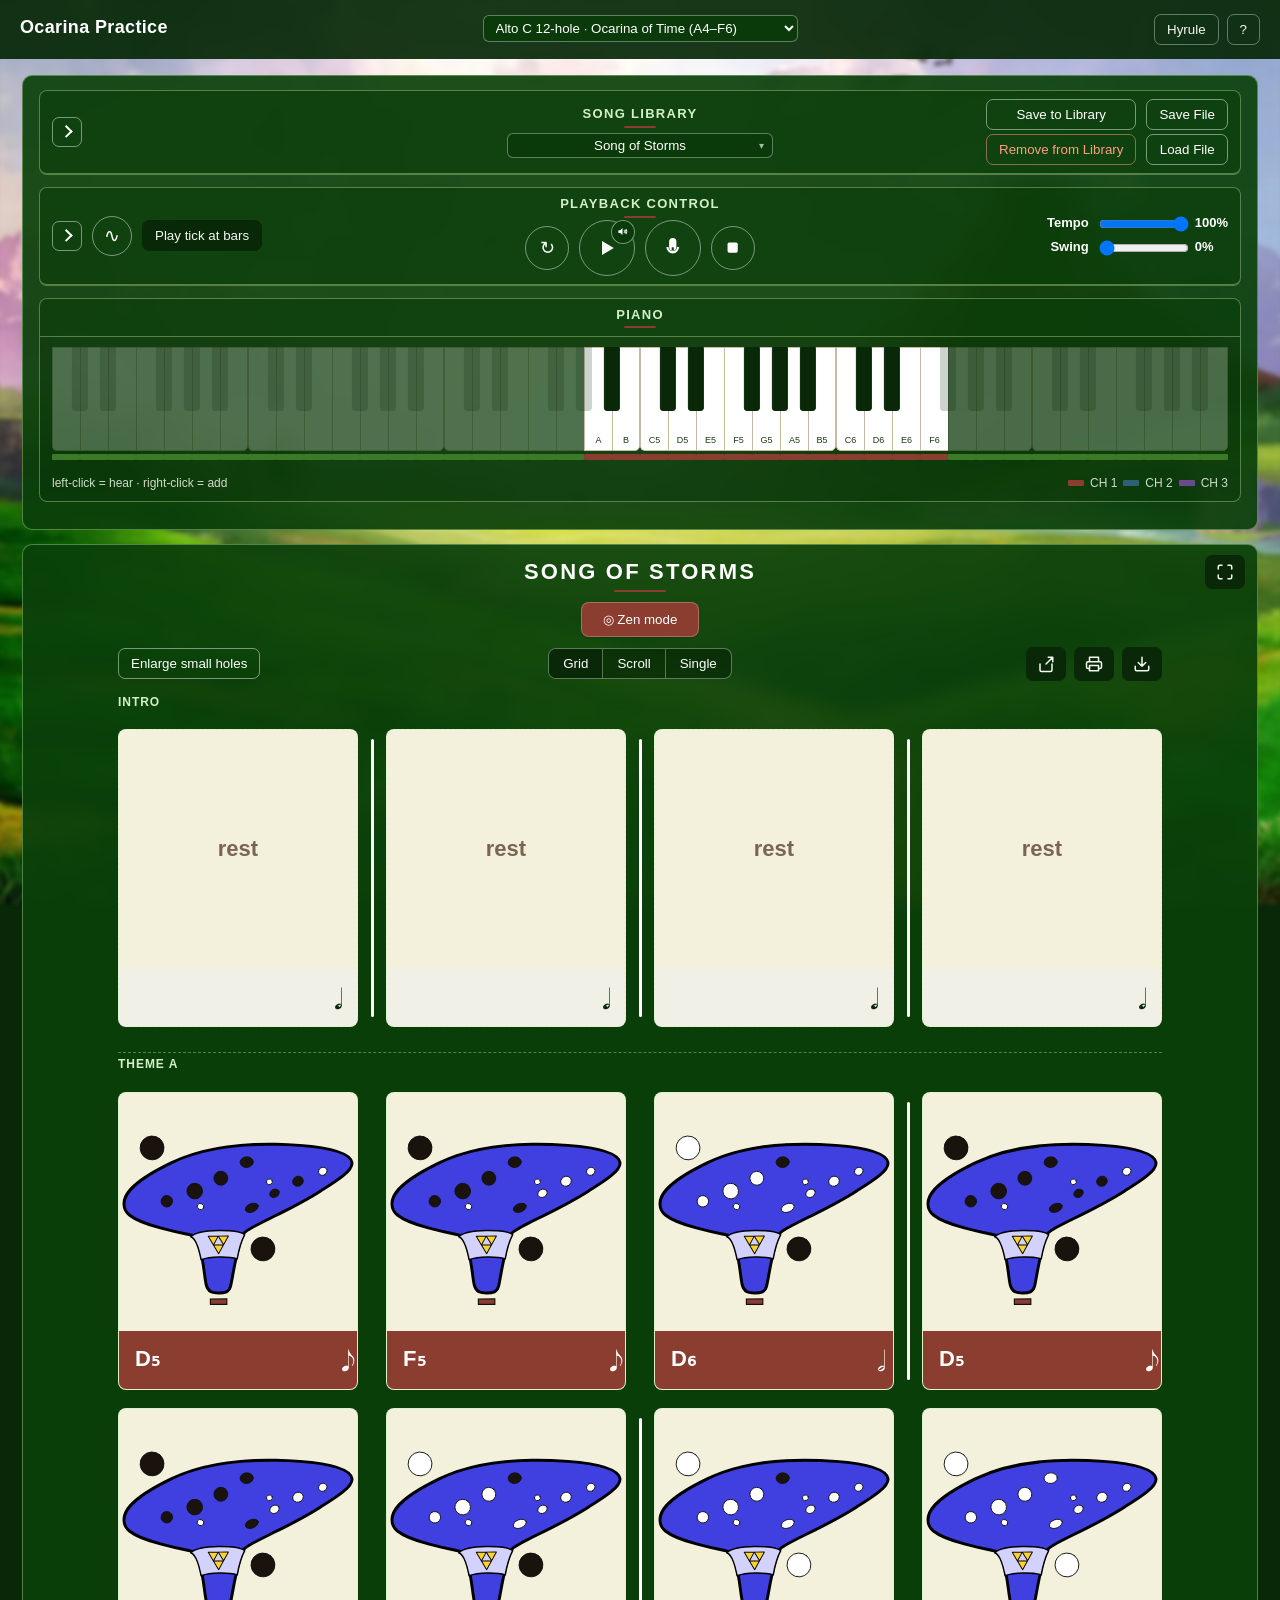
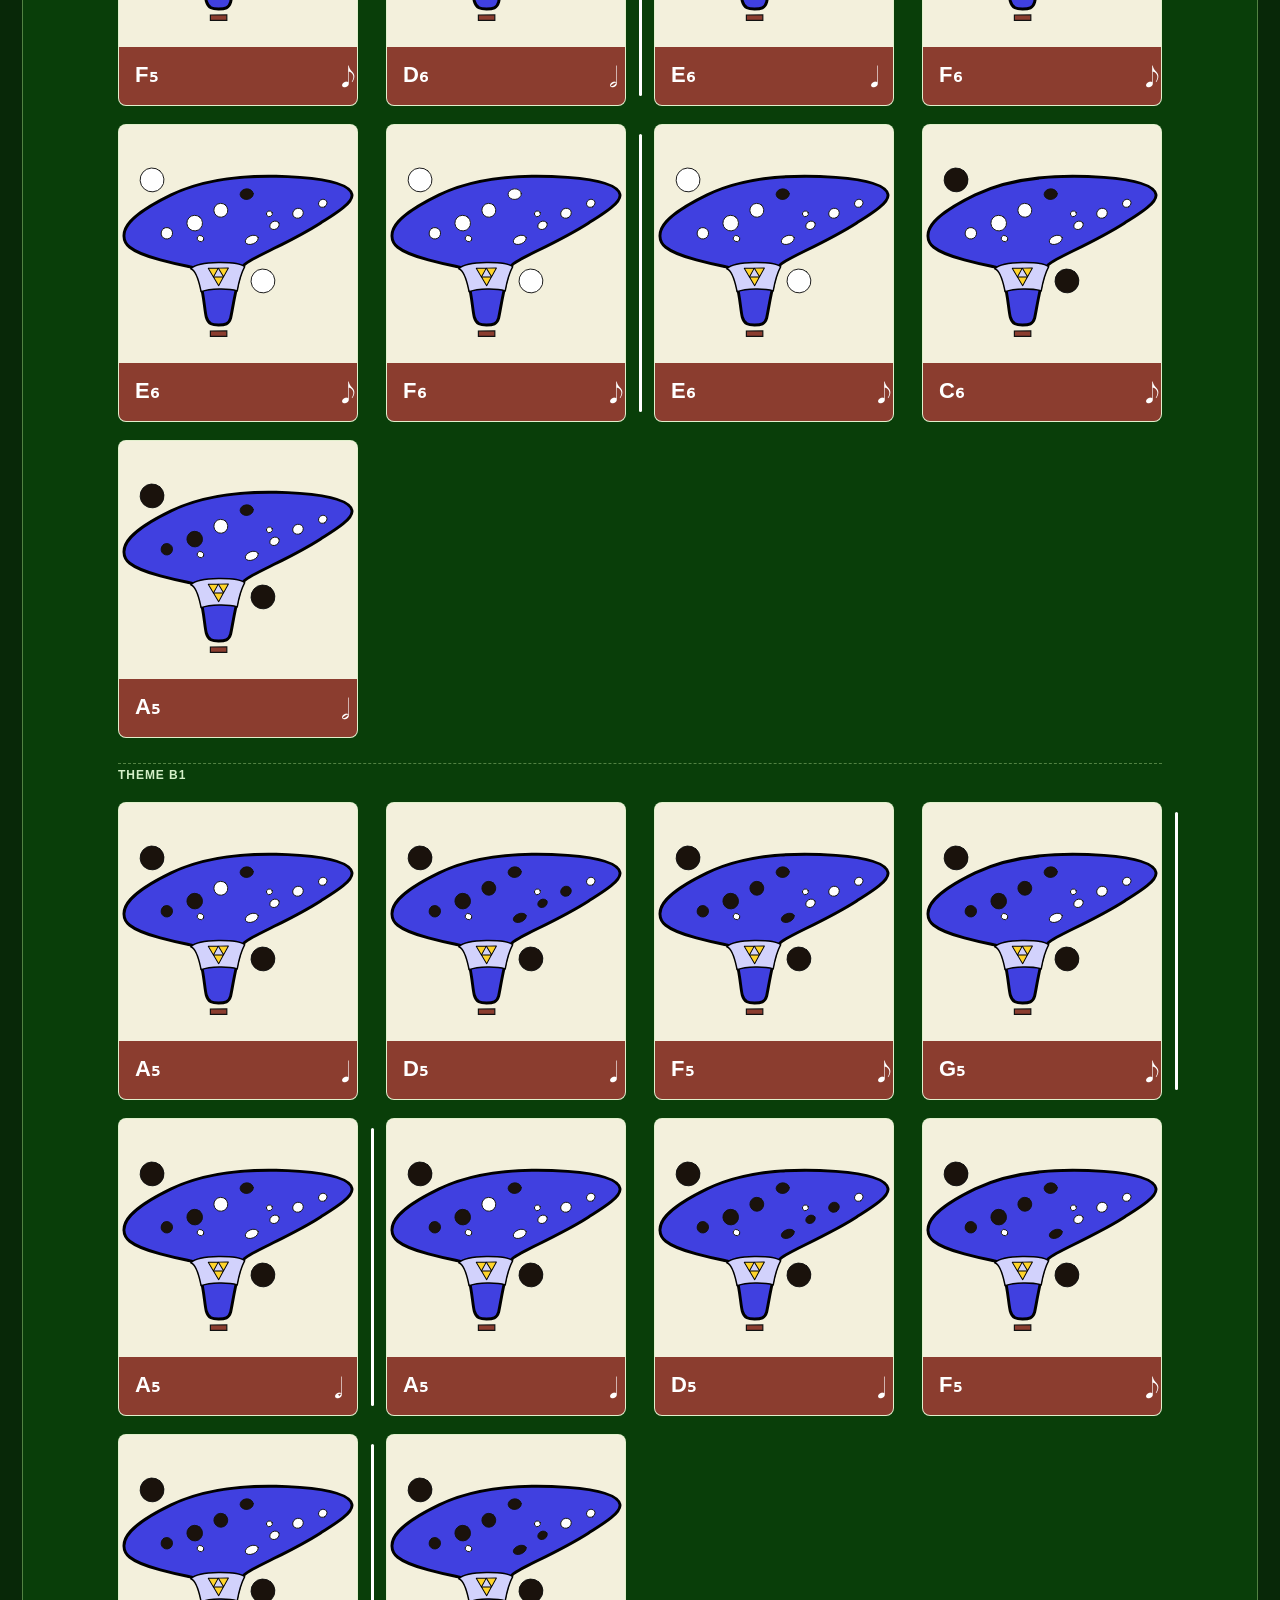
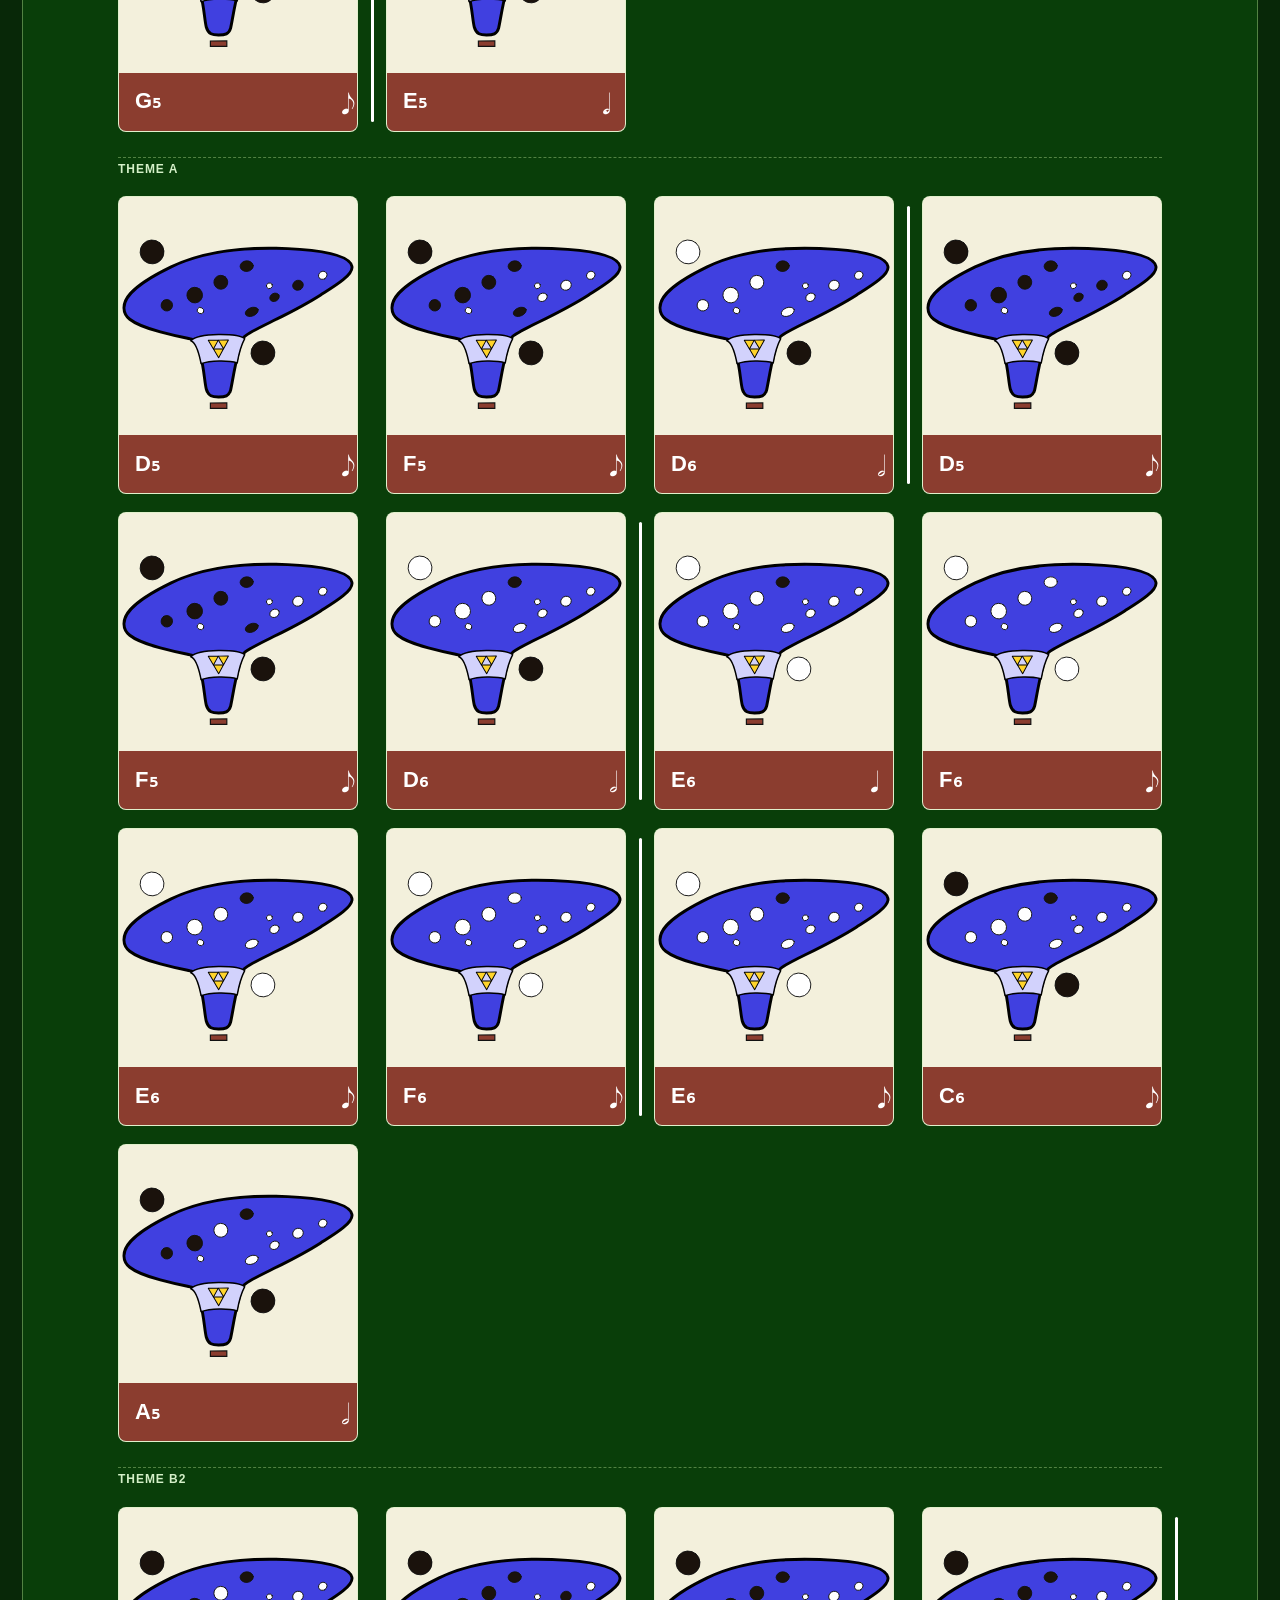
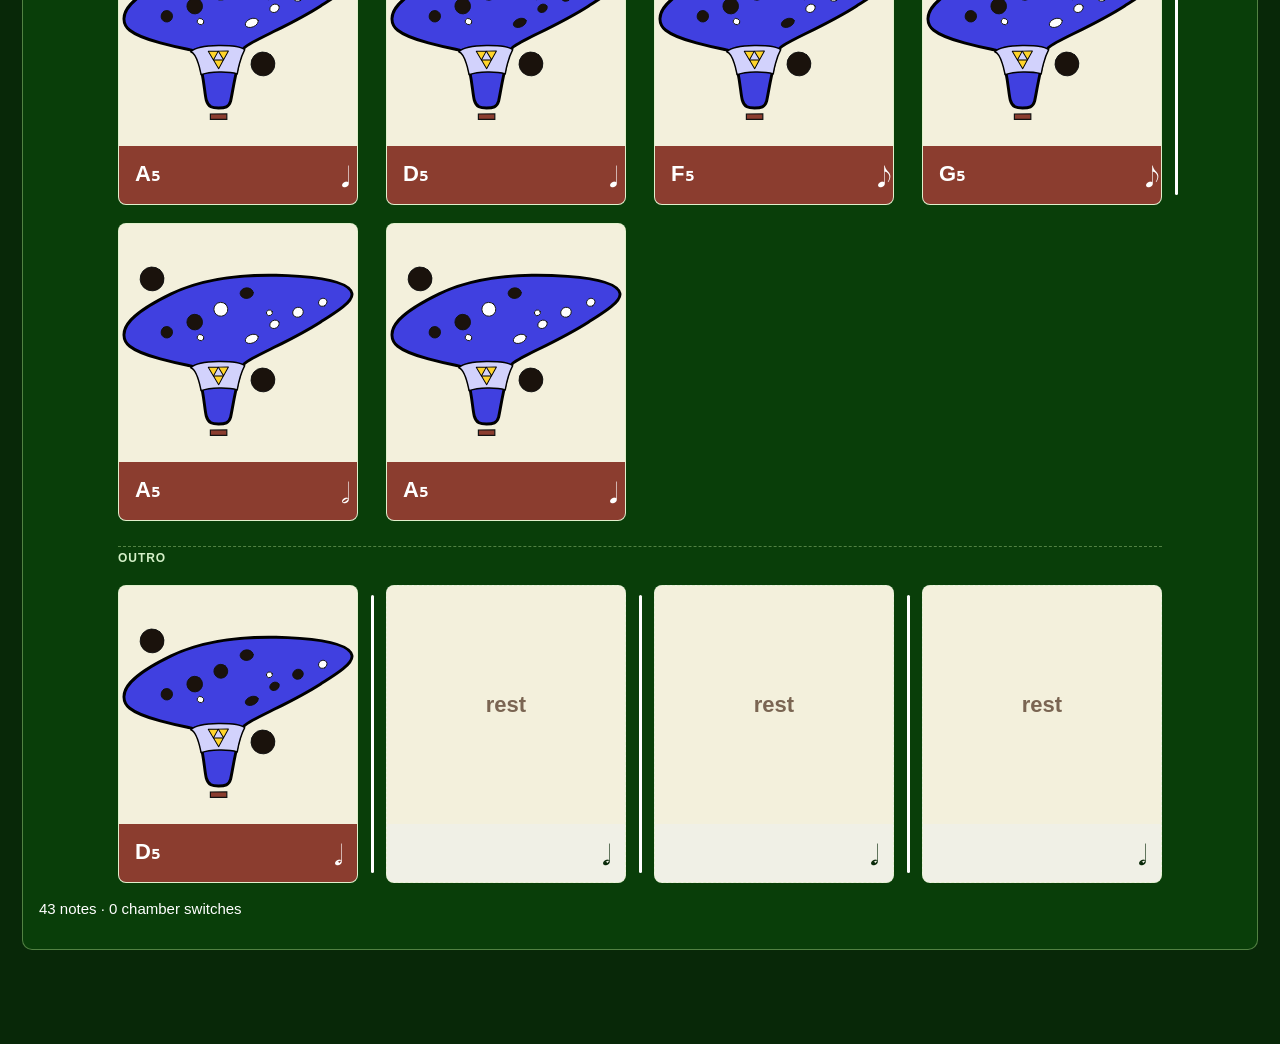
<file: index.html>
<!DOCTYPE html>
<html lang="en">
<head>
<meta charset="UTF-8" />
<meta name="viewport" content="width=device-width, initial-scale=1" />
<meta name="description" content="Ocarina tab maker and practice companion: type notes, get fingerings, play back through a synthesized ocarina, and practice with microphone feedback." />
<link rel="canonical" href="/" />
<meta name="theme-color" content="#f6efe6" />
<link rel="icon" type="image/svg+xml" href="favicon.svg" />
<link rel="manifest" href="manifest.webmanifest" />
<link rel="apple-touch-icon" href="icon-192.png" />
<title>Ocarina Practice</title>
<style>
  /* Critical paint gate: under a slow network Chrome's paint-holding gives up
     after ~1 s and paints the UA-shape (8 px body margin, white sheet) before
     app.css arrives — the 0.4-CLS pre-CSS flash Lighthouse caught on the phone.
     These two declarations anticipate app.css's own html, body rule exactly;
     anything more belongs in the stylesheet, not here. */
  html, body { margin: 0; padding: 0; background: #f6efe6; }
  /* the header's h1 margin collapses THROUGH the pre-CSS body's zero
     margin and displaces the body box itself (~21 px = UA .67em); app.css's
     header.app h1 { margin: 0 } is anticipated here for the gate. */
  header h1 { margin: 0; }
</style>
<script>
(function () {
  // Pre-paint theme: the same param > localStorage > default resolution as
  // app.js's themeFromQuery, so the saved theme lands before first paint —
  // boot() applying it late used to flash the default look on every load.
  try {
    var q = new URLSearchParams(location.search);
    var t;
    if (q.has("plain")) t = "";
    else if (q.has("oot")) t = "oot";
    else if (q.has("hifi")) t = "hifi";
    else {
      var s = localStorage.getItem("oco-theme");
      t = (s === "" || s === "oot" || s === "hifi") ? s : "oot";
    }
    if (t) document.documentElement.setAttribute("data-theme", t);
    else document.documentElement.removeAttribute("data-theme");
  } catch (e) {}
})();
</script>
<link rel="stylesheet" href="css/app.css?v=css-v17" />
<script type="application/ld+json">
{
  "@context": "https://schema.org",
  "@type": "WebApplication",
  "name": "Ocarina Practice",
  "url": "https://ocarina-practice.com/",
  "description": "Ocarina tab maker and practice companion: type notes, get fingerings, play back through a synthesized ocarina, and practice with microphone feedback.",
  "applicationCategory": "EducationalApplication",
  "operatingSystem": "Any",
  "browserRequirements": "Requires JavaScript.",
  "offers": { "@type": "Offer", "price": "0", "priceCurrency": "USD" }
}
</script>
</head>
<body>
<header class="app">
  <h1><a href="./" id="siteTitle">Ocarina Practice</a></h1>
  <div class="inst-picker">
    <select id="instSel" class="inst-sel" aria-label="Ocarina"></select>
  </div>
  <div class="head-tools">
    <div class="theme-wrap">
      <button class="ghost" type="button" id="themeBtn" title="Switch the theme" aria-haspopup="menu" aria-expanded="false">Hyrule</button>
      <div id="themeMenu" class="theme-menu" hidden role="menu" aria-label="Color theme">
        <button type="button" role="menuitem" data-theme-choice="">Plain</button>
        <button type="button" role="menuitem" data-theme-choice="oot">Hyrule</button>
        <!-- HiFi stays hidden until the look is finished (Robin, 2026-09-25):
             ?hifi explores it exactly the way ?oot did in its hidden era. -->
      </div>
    </div>
    <button class="ghost" type="button" id="helpBtn" title="Keyboard shortcuts" aria-haspopup="dialog">?</button>
  </div>
</header>
<div class="wrap">
  <section class="panel noprint">
    <div class="block collapsed" id="inputBlock">
      <div class="box-head">
        <div class="head-left">
          <button class="ghost collapse-btn" type="button" aria-expanded="false" title="Expand" aria-label="Expand input block"></button>
          <button class="ghost" type="button" id="clear" title="Empty the input field">Clear</button>
        </div>
        <div class="lib-dd" id="libDd">
          <span class="head-label">Song Library</span>
          <div class="lib-dd-wrap">
            <button type="button" class="lib-dd-btn" id="libDdBtn" aria-haspopup="listbox" aria-expanded="false" aria-controls="libDdMenu">
              <span id="libDdText"></span>
              <span class="lib-dd-caret" aria-hidden="true">▾</span>
            </button>
            <div class="lib-dd-menu" id="libDdMenu" role="listbox" aria-label="Library" hidden></div>
          </div>
          <select id="scale" hidden tabindex="-1" aria-hidden="true"></select>
        </div>
        <div class="lib-pairs">
          <div class="lib-pair">
            <button class="ghost" type="button" id="libSave">Save to Library</button>
            <button class="ghost" type="button" id="libRemove">Remove from Library</button>
          </div>
          <div class="lib-pair">
            <button class="ghost" type="button" id="diskSave">Save File</button>
            <button class="ghost" type="button" id="diskLoad">Load File</button>
          </div>
          <input type="file" id="diskFile" accept=".txt,.json,text/plain,application/json" hidden>
        </div>
      </div>
      <textarea id="src" spellcheck="false" placeholder="C4 D4 E4 F4 G4 A4 B4 C5">A3 B3 C4 D4 E4 F4 G4 A4 B4 C5 D5 E5 F5 G5 A5 B5 C6 D6 E6 F6 G6</textarea>
      <p class="hint input-legend">
        Notes: <kbd>C4</kbd> <kbd>C#4</kbd> <kbd>Db4</kbd> · bar <kbd>|</kbd> · rest <kbd>r</kbd>
        · tie <kbd>-</kbd> · slide <kbd>~</kbd> (e.g. <kbd>F4 ~ A4</kbd>) · staccato <kbd>!</kbd> (e.g. <kbd>C4!</kbd>) · duration <kbd>/1</kbd> whole <kbd>/2</kbd> half <kbd>/2.</kbd> dotted half <kbd>/4</kbd> quarter <kbd>/8</kbd> <kbd>/16</kbd> · triplet <kbd>t</kbd> (e.g. <kbd>A4/8t B4/8t C5/8t</kbd>) · bar note <kbd>|["…"]</kbd> (hover)
      </p>
    </div>
    <div class="block collapsed" id="playback">
      <div class="box-head">
        <div class="head-left">
          <button class="ghost collapse-btn" type="button" aria-expanded="false" title="Expand" aria-label="Expand playback block"></button>
          <!-- Loop is controlled by the transport's round ↻ button; the hidden
               carrier keeps loopOn()/syncLoopUI()'s single shared state. -->
          <input type="checkbox" id="loopMel" hidden>
          <!-- Lite is toggled in the perf screen; this hidden carrier keeps the
               shared state the perf switch / glitch toast read and persist. -->
          <input type="checkbox" id="liteMel" hidden>
          <!-- The Audio Performance button (relocated here by the JS) sits
               first; the playback tick rides to its right as a plain button. -->
          <div class="head-perf-col" id="headPerfCol">
            <button class="ghost" type="button" id="tickBtn" aria-pressed="true" title="Metronome tick during playback">Play tick at bars</button>
          </div>
        </div>
        <!-- Library save/load round-trips the tick flag through this hidden
             carrier (audio tickEnabled / library.ts headers read .checked). -->
        <input type="checkbox" id="tickMel" checked hidden>
        <div class="t-wrap noprint">
          <span class="head-label">Playback Control</span>
          <div class="bar-tools noprint" id="barTools" role="group" aria-label="Transport">
            <button type="button" class="t-btn loop" id="mirrorLoop" title="Loop" aria-label="Loop" aria-pressed="false">↻</button>
            <div class="play-cluster">
              <button type="button" class="t-btn play" id="mirrorPlay" title="Play / Pause" aria-label="Play or pause">
                <svg class="g-play" viewBox="0 0 24 24" aria-hidden="true" focusable="false"><path d="M7.4 4.4 L20.2 12 L7.4 19.6 Z" stroke-linejoin="round"/></svg>
                <svg class="g-pause" viewBox="0 0 24 24" aria-hidden="true" focusable="false"><rect x="4.6" y="5" width="5.2" height="14" rx="2.1"/><rect x="14.2" y="5" width="5.2" height="14" rx="2.1"/></svg>
              </button>
              <button type="button" class="t-btn duck" id="mirrorDuck" title="Duck the melody (~20%) so your ocarina leads" aria-label="Duck the melody" aria-pressed="false">
                <svg class="g-soft" viewBox="0 0 24 24" aria-hidden="true" focusable="false"><path d="M3 9h4l5-4.5v15L7 15H3Z"/><path d="M15.9 9.75a4.5 4.5 0 0 1 0 4.5" fill="none" stroke="currentColor" stroke-width="2" stroke-linecap="round"/></svg><svg class="g-loud" viewBox="0 0 24 24" aria-hidden="true" focusable="false"><path d="M3 9h4l5-4.5v15L7 15H3Z"/><path d="M15.9 9.75a4.5 4.5 0 0 1 0 4.5M18.06 8.5a7 7 0 0 1 0 7M20.23 7.25a9.5 9.5 0 0 1 0 9.5" fill="none" stroke="currentColor" stroke-width="2" stroke-linecap="round"/></svg>
              </button>
            </div>
            <button type="button" class="t-btn practice" id="mirrorPractice" title="Practice mode: the song advances when you hit each note in tune" aria-label="Practice mode" aria-pressed="false"><svg class="g-mic" viewBox="0 0 24 24" aria-hidden="true" focusable="false"><path d="M12 2.8a3.4 3.4 0 0 1 3.4 3.4v5a3.4 3.4 0 0 1-6.8 0v-5A3.4 3.4 0 0 1 12 2.8Zm-6 8.6a6 6 0 0 0 12 0h-2a4 4 0 0 1-8 0Zm5 .02v3.08a1 1 0 0 0 2 0v-3.08Z"/></svg></button>
            <button type="button" class="t-btn stop" id="mirrorStop" title="Stop" aria-label="Stop">
              <svg class="g-stop" viewBox="0 0 24 24" aria-hidden="true" focusable="false"><rect x="4" y="4" width="16" height="16" rx="2.6"/></svg>
            </button>
          </div>
        </div>
        <div class="tempo-lab">
          <label class="dial-row" id="tempoGrp" for="tempo">
            <span>Tempo</span>
            <input type="range" id="tempo" min="10" max="100" value="100" title="Playback speed relative to the song's own tempo (10%–100%)">
            <span class="dial-val"><span id="tempoVal">100</span>%</span>
          </label>
          <label class="dial-row" id="swingGrp" for="swing">
            <span>Swing</span>
            <input type="range" id="swing" min="0" max="100" value="0">
            <span class="dial-val"><span id="swingVal">0</span>%</span>
          </label>
        </div>
      </div>
      <div class="tokens" id="tokens"></div>
    </div>
    <div class="block" id="pianoBlock">
      <div class="box-head piano-head">
        <span class="head-label">Piano</span>
      </div>
      <div class="kb" id="kb"></div>
      <div class="click-help">left-click = hear · right-click = add
        <span class="ch-leg"><i class="c1"></i>CH 1 <i class="c2"></i>CH 2 <i class="c3"></i>CH 3</span>
      </div>
    </div>
    <p class="err" id="err"></p>
  </section>

  <section class="panel" id="tabPanel">
    <h2 id="title" class="head-label"></h2>
    <button class="icon-btn fs-corner noprint" id="fullscreen" type="button" aria-label="Full screen" title="Full screen">
      <svg viewBox="0 0 24 24" aria-hidden="true" focusable="false"><path d="M8 3H5a2 2 0 0 0-2 2v3m13-5h3a2 2 0 0 1 2 2v3M3 16v3a2 2 0 0 0 2 2h3m13-5v3a2 2 0 0 1-2 2h-3"/></svg>
    </button>
    <div class="zen-row noprint">
      <button class="zen-btn" type="button" id="zen" title="Distraction-free practice (full screen)">◎ Zen mode</button>
    </div>
    <div class="row tab-tools">
      <div class="tools-left">
        <button type="button" class="toggle-btn" id="bigSmall" aria-pressed="false">Enlarge small holes</button>
      </div>
      <div class="mode-seg" id="modeSeg" role="radiogroup" aria-label="Display mode">
        <button type="button" class="seg-btn" data-mode="grid" role="radio" aria-checked="true" tabindex="0">Grid</button>
        <button type="button" class="seg-btn" data-mode="scroll" role="radio" aria-checked="false" tabindex="-1">Scroll</button>
        <button type="button" class="seg-btn" data-mode="single" role="radio" aria-checked="false" tabindex="-1">Single</button>
      </div>
      <div class="tools-right">
        <button class="icon-btn" type="button" id="shareZen" title="Copy a link that opens this ocarina and song straight in Zen mode" aria-label="Share zen link">
          <svg viewBox="0 0 24 24" aria-hidden="true" focusable="false"><path d="M4 12v8a2 2 0 0 0 2 2h12a2 2 0 0 0 2-2v-8M15 3h6v6M21 3l-9 9"/></svg>
        </button>
        <button class="icon-btn" type="button" id="print" title="Print" aria-label="Print">
          <svg viewBox="0 0 24 24" aria-hidden="true" focusable="false"><path d="M6 9V3h12v6M6 18H4a2 2 0 0 1-2-2v-5a2 2 0 0 1 2-2h16a2 2 0 0 1 2 2v5a2 2 0 0 1-2 2h-2M6 14h12v7H6z"/></svg>
        </button>
        <button class="icon-btn" type="button" id="download" title="Download tabs" aria-label="Download tabs">
          <svg viewBox="0 0 24 24" aria-hidden="true" focusable="false"><path d="M21 15v4a2 2 0 0 1-2 2H5a2 2 0 0 1-2-2v-4M7 10l5 5 5-5M12 15V3"/></svg>
        </button>
      </div>
    </div>
    <div class="sheet-wrap"><div class="sheet" id="sheet"></div></div>
    <p class="hint" id="stats"></p>
    <button type="button" class="focus-exit" id="focusExit" title="Exit full screen" aria-label="Exit full screen">✕</button>
    <div class="focus-strip noprint" id="focusStrip">
      <div class="tokens focus-tokens" id="focusTokens"></div>
    </div>
      <div class="focus-bar noprint" id="focusBar">
      <div class="focus-transport">
        <button type="button" class="focus-btn loop" id="focusLoop" title="Loop" aria-label="Loop" aria-pressed="false">↻</button>
        <div class="play-cluster">
          <button type="button" class="focus-btn play" id="focusPlay" title="Play / Pause" aria-label="Play or pause">
            <svg class="g-play" viewBox="0 0 24 24" aria-hidden="true" focusable="false"><path d="M7.4 4.4 L20.2 12 L7.4 19.6 Z" stroke-linejoin="round"/></svg>
            <svg class="g-pause" viewBox="0 0 24 24" aria-hidden="true" focusable="false"><rect x="4.6" y="5" width="5.2" height="14" rx="2.1"/><rect x="14.2" y="5" width="5.2" height="14" rx="2.1"/></svg>
          </button>
          <button type="button" class="focus-btn duck" id="focusDuck" title="Duck the melody (~20%) so your ocarina leads" aria-label="Duck the melody" aria-pressed="false">
            <svg class="g-soft" viewBox="0 0 24 24" aria-hidden="true" focusable="false"><path d="M3 9h4l5-4.5v15L7 15H3Z"/><path d="M15.9 9.75a4.5 4.5 0 0 1 0 4.5" fill="none" stroke="currentColor" stroke-width="2" stroke-linecap="round"/></svg><svg class="g-loud" viewBox="0 0 24 24" aria-hidden="true" focusable="false"><path d="M3 9h4l5-4.5v15L7 15H3Z"/><path d="M15.9 9.75a4.5 4.5 0 0 1 0 4.5M18.06 8.5a7 7 0 0 1 0 7M20.23 7.25a9.5 9.5 0 0 1 0 9.5" fill="none" stroke="currentColor" stroke-width="2" stroke-linecap="round"/></svg>
          </button>
        </div>
        <button type="button" class="focus-btn" id="practiceFocusBtn" title="Practice mode: the song advances when you hit each note in tune" aria-label="Practice mode" aria-pressed="false"><svg class="g-mic" viewBox="0 0 24 24" aria-hidden="true" focusable="false"><path d="M12 2.8a3.4 3.4 0 0 1 3.4 3.4v5a3.4 3.4 0 0 1-6.8 0v-5A3.4 3.4 0 0 1 12 2.8Zm-6 8.6a6 6 0 0 0 12 0h-2a4 4 0 0 1-8 0Zm5 .02v3.08a1 1 0 0 0 2 0v-3.08Z"/></svg></button>
        <button type="button" class="focus-btn" id="focusStop" title="Stop" aria-label="Stop">
          <svg class="g-stop" viewBox="0 0 24 24" aria-hidden="true" focusable="false"><rect x="4" y="4" width="16" height="16" rx="2.6"/></svg>
        </button>
      </div>
      <div class="focus-settings">
        <label class="focus-tempo" id="focusTempoLab">
          <span>Tempo</span>
          <input type="range" id="focusTempo" min="10" max="100" value="100" title="Playback speed relative to the song's own tempo (10%–100%)">
          <span id="focusTempoVal">100</span>%
        </label>
      </div>
    </div>
  </section>
</div>

  <div id="helpOverlay" class="help-dialog" role="dialog" aria-modal="true" aria-label="Keyboard and gesture shortcuts" hidden>
    <div class="help-card">
      <div class="help-head">
        <b>Shortcuts</b>
        <button class="help-x" type="button" title="Close">✕</button>
      </div>
      <dl class="help-rows">
        <dt>Space</dt><dd>Pause / Continue playback or practice (not while typing)</dd>
        <dt>Enter</dt><dd>Hear the focused piano key · play the song from the focused notation chip</dd>
        <dt>← →</dt><dd>Step the piano chromatically · walk the notation chips · cycle grid/scroll/single in the mode segment</dd>
        <dt>↑ ↓</dt><dd>Move the piano an octave</dd>
        <dt>Home / End</dt><dd>First / last token (piano + chips)</dd>
        <dt>Right-click key</dt><dd>Add that note to the melody</dd>
        <dt>Quick tap chip</dt><dd>Play the song from there (touch and mouse)</dd>
        <dt>Hold chip / key</dt><dd>Hear just that one note (about ¼ s)</dd>
        <dt>?</dt><dd>Show / hide this list</dd>
      </dl>
      <p class="help-meta">Found a problem? <a href="https://github.com/tribbin/Ocarina-Practice/issues" target="_blank" rel="noopener">Report an issue</a>
        <span class="coffee-unit">Like the tool? <a href="https://ko-fi.com/tribbin" target="_blank" rel="noopener">Buy me a coffee</a><svg class="help-coffee" viewBox="0 0 24 24" aria-hidden="true" focusable="false"><path d="M4.5 8h12v6.5a4 4 0 0 1-4 4h-4a4 4 0 0 1-4-4V8Zm12 1.5h1.6a2.5 2.5 0 0 1 0 5H16.5v-1.8h1.6a.7.7 0 0 0 0-1.4h-1.6V9.5Zm-9.3-4.7h1.8v2.6h-1.8V4.8Zm4 0h1.8v2.6h-1.8V4.8Z"/></svg>.</span></p>
    </div>
  </div>
  <div id="sr-gesture-hints" class="sr-only">
    Notation chips (button-shaped): activating one plays the song from
    that note; on touch a quick tap plays from here, a held press auditions
    the note once. Piano keys: activate or click to hear the note;
    right-click (or two-finger context) adds it to the melody. Tan pills
    mark text outside the melody notation — fix or remove them.
  </div>
  <script type="module" src="js/app.js"></script>
</body>
</html>
</file>
<file: css/app.css>
:root {
  --clay: #c4a07a;
  --clay-dark: #6b4a32;
  --ink: #1c140f;
  --paper: #f6efe6;
  --paper-2: #efe4d4;
  --line: #d7c4ae;
  --accent: #8b3d2f;
  --good: #2f6b4f;
  /* Chamber symbology — same in every theme. */
  --ch1: #8b3d2f;
  --ch2: #2f5f73;
  --ch3: #6b4a8b;
  --panel: #ffffff;
  --head: #faf7f2;
  /* Duck-badge face: a dedicated opaque tone a shade darker than the
     surface it rides (Robin, 2026-09-30). */
  --duck-badge: #efe4d4;
  --muted: #6a5648;
  --oca-bg: #f3e6d6;
  --key: #faf7f2;
  --key-line: #c9b8a4;
  --key-label: #7a6552;
  /* Rest / bar / tempo tokens — symbology, same in every theme.
     --token-pause is the one symbology value the general scan moved: its
     original tan left the white pause glyph at 4.14 (needed 4.5). */
  --token-neutral: #c9b8a4;
  --token-pause: #7d6e5e;
  --rest-ink: #7a6552;
  --ch-line-empty: #ddd4c8;
  --warn-bg: #fbe9e5;
  --warn-ink: #7a2a1f;
  --zen: #2b1d12;
  --zen-btn: #4a331f;
  --key-now: #f3d2b3;
  --key-now-ring: #c45c26;
  --key-now-black: #6b4a32;
  --key-now-black-ring: #e8c07a;
  /* The piano's now-key carries its own label ink: the shared --key-label is
     the rest-state brown, which slid to 3.85 on the warm now-key. */
  --key-now-label: #5a4936;
}
/* Hidden Hyrule Field theme: enable with ?oot
   Dark saturated grass from hyrule.jpg so white type reads; fingering cards
   stay cream. Chamber colors (--ch1/2/3) are intentionally not overridden. */
html[data-theme="oot"] {
  --clay: #2e8a1c;
  --clay-dark: #d4f0c8;
  --ink: #082808;
  --paper: #f4f8f0;
  --paper-2: #12500e;
  --line: rgba(200, 240, 160, 0.38);
  --good: #2e8a1c;
  --panel: rgba(10, 64, 10, 0.92);
  --head: rgba(12, 76, 12, 0.88);
  --muted: rgba(245, 250, 240, 0.84);
  --oca-bg: #f3f0dc;
  --key: #ffffff;
  --key-line: #c9b8a4;
  --key-label: #1a3a12;
  --ch-line-empty: #3d7a28;
  --zen: #071807;
  --zen-btn: #142814;
  --duck-badge: #0a3a0a;
  --key-now: #7edc5a;
  --key-now-ring: #2d8a18;
  --key-now-black: #145c10;
  --key-now-black-ring: #b8f090;
  --key-now-label: #1a3a12;
  --menu: #0a3a0a;
}
/* HiFi (Robin's naming, 2026-09-25 — code "hifi"): the 80s black audio-stack
   first pass Robin asked for. Shape mirrors the proven Hyrule pattern: paper
   and ink STAY the plain light-sheet values (chips, dialogs, zen buttons and
   the editor all read them as light-on-chrome), while the black chassis is
   painted here explicitly — body/header/heads/panels/zen dark, LED-amber dial
   numerals, square-segment LED rows on the tuner meter and the practice fill.
   The red header understripe stays as every other theme's; chamber colors
   (--ch1..3) and the token/rest symbology stay the fingering-data truth. */
html[data-theme="hifi"] {
  background: #0b0b0d;
  --clay: #d9a441;
  --clay-dark: #e8b45a;
  --ink: #1c140f;
  --paper: #f6efe6;
  --paper-2: #efe4d4;
  --line: #2a2a30;
  --accent: #ff4d3a;
  --good: #3ee07f;
  --panel: #121216;
  --head: #0e0e11;
  --muted: #98969d;
  --oca-bg: #f3e6d6;
  --ch-line-empty: #3a3a42;
  --zen: #060607;
  --zen-btn: #1d1d22;
  --duck-badge: #0f0602;
  --key-now: #123a24;
  --key-now-ring: #3ee07f;
  --key-now-black: #123a24;
  --key-now-black-ring: #e8b45a;
  --menu: #14141a;
  /* The general readability scan's per-surface notes: dark cards need light
     text on their own face (the .cd .dur asserts --ink), the piano's now-key
     label goes light, dark heads need light dial ink and white chrome
     buttons. --rest-ink keeps the plain value: the rest strip paints the
     cream --oca-bg face, dark ink reads there. */
  --key-now-label: #e6e4de;
}
html[data-theme="hifi"] body { background: #0b0b0d; color: #e6e4de; }
html[data-theme="hifi"] header.app { background: #0b0b0d; color: #e6e4de; }
/* Robin, 2026-09-26 retune: ONE dark-amber chrome for the page-chassis
   button family (#160a04 face) with a thin white line while a control
   rests; every ENGAGED face (#56300d). The segment row and the instrument
   select follow the same recipe — no white surfaces on the black chassis —
   and the zen call-to-action drops the bright LED red for a deeper one
   (#b32317, white text). */
html[data-theme="hifi"] button.ghost,
html[data-theme="hifi"] .t-btn,
html[data-theme="hifi"] .lib-dd-btn,
html[data-theme="hifi"] button#bigSmall,
html[data-theme="hifi"] .seg-btn,
html[data-theme="hifi"] .icon-btn,
html[data-theme="hifi"] .mode-seg {
  background: #160a04; color: #fff;
  border-color: rgba(255,255,255,.45);
}
html[data-theme="hifi"] .lib-dd-btn { background: #160a04 !important; }
html[data-theme="hifi"] .seg-btn.on,
html[data-theme="hifi"] .t-btn.play.is-playing,
html[data-theme="hifi"] .t-btn.loop.on,
html[data-theme="hifi"] button#bigSmall[aria-pressed="true"],
html[data-theme="hifi"] button.ghost[aria-pressed="true"],
html[data-theme="hifi"] button.ghost[aria-expanded="true"],
html[data-theme="hifi"] #tickBtn.on {
  background: #56300d; color: #fff;
}
html[data-theme="hifi"] .lib-dd-btn[aria-expanded="true"] {
  background: #56300d !important;
}
html[data-theme="hifi"] button.ghost:hover,
html[data-theme="hifi"] .t-btn:hover,
html[data-theme="hifi"] .seg-btn:hover {
  background: #25150a;
}
html[data-theme="hifi"] .help-card,
html[data-theme="hifi"] .lib-dialog-card { --panel: #fff; }
/* Accent-as-TEXT on a light sheet: the bright LED red only reads on black;
   its deep-red sibling keeps the hierarchy on the cream/white surfaces and
   passes the thresholds (the help card's dt terms paint --accent). */
html[data-theme="hifi"] .help-rows dt { color: #b32317; }
html[data-theme="hifi"] .lib-dialog-row button.lib-dialog-ok { color: var(--ink); }
html[data-theme="hifi"] .perf-pop { --muted: #241d14; }
/* The dev panel's amber note chips need the dark ink against them (the light
   --paper text only works on the grey dbg buttons). */
html[data-theme="hifi"] #dbgPanel .dbg-note { color: var(--ink); }
/* Dark heads: the dial labels assert --ink (dark on the dark head) — light
   ink here, exactly the Hyrule .tempo-lab treatment. */
html[data-theme="hifi"] .tempo-lab { color: #e6e4de; }
/* The library chrome sits on the dark head: white ink like the ghosts. The
   button rule is !important in its own definition, so the override matches. */
html[data-theme="hifi"] .lib-dd-btn {
  background: rgba(255,255,255,.08) !important; color: #fff !important;
  border-color: rgba(255,255,255,.35);
}
html[data-theme="hifi"] .lib-dd-menu {
  background: var(--menu); color: var(--paper);
}
/* The option rows assert --ink themselves: the dark menu gets light ink,
   while the states that paint a LIGHT face (hover / focus / the current
   selection's paper strip) go back to the dark --ink. Out-of-range names
   swap the accent for the amber LED, which reads on both faces. */
html[data-theme="hifi"] .lib-dd-opt { color: var(--paper); }
html[data-theme="hifi"] .lib-dd-opt:hover,
html[data-theme="hifi"] .lib-dd-opt:focus-visible,
html[data-theme="hifi"] .lib-dd-opt[aria-selected="true"] { color: var(--ink); }
html[data-theme="hifi"] .lib-dd-opt.has-oor .lib-dd-name { color: #ffb648; }
html[data-theme="hifi"] button#zen { background: #b32317; color: #fff; }
/* The segment row and the instrument select: the same no-white recipe. */
html[data-theme="hifi"] .inst-sel {
  background: #160a04; color: #fff;
  border-color: rgba(255,255,255,.45);
}
html[data-theme="hifi"] .inst-sel:hover { background: #25150a; }
html[data-theme="hifi"] .inst-sel option { background: #160a04; color: #e6e4de; }
/* The chart's "Enlarge small holes" button and the card's meta line ride the
   dark panel; the hint kbd chips keep dark ink on their cream chip face. */
html[data-theme="hifi"] .card { color: #e6e4de; }
/* The duration symbol asserts --ink on the card's own (dark) face unless a
   chamber meta already owns it with white — light ink where it rides dark. */
html[data-theme="hifi"] .card .dur { color: #e6e4de; }
html[data-theme="hifi"] kbd { color: #241d14; }
/* Square-row LED displays: the tuner's tuning scale and the bar fill become
   squared segment rows; the dial value readouts are LED-amber monospace. */
html[data-theme="hifi"] .prac-scale,
html[data-theme="hifi"] .prac-track {
  background: repeating-linear-gradient(90deg, rgba(255,255,255,.09) 0 6px, transparent 6px 10px);
}
html[data-theme="hifi"] .prac-fill {
  background: repeating-linear-gradient(90deg, #3ee07f 0 6px, rgba(62,224,127,.25) 6px 10px);
  box-shadow: 0 0 10px rgba(62,224,127,.35);
}
html[data-theme="hifi"] .prac-fill,
html[data-theme="hifi"] .prac-tok-fill {
  transition: none;  /* LED rows fill in whole segments (Robin 2026-09-26) */
}
html[data-theme="hifi"] .dial-row > span:last-child,
html[data-theme="hifi"] .dial-row .dial-val,
html[data-theme="hifi"] #focusTempoVal {
  font-family: ui-monospace, SFMono-Regular, Menlo, Consolas, monospace;
  font-weight: 700; color: #ffb648;
  text-shadow: 0 0 9px rgba(255,182,72,.4);
  font-variant-numeric: tabular-nums; letter-spacing: .04em;
}
/* The theme menu (Robin's pick): a neutral popover that names the themes —
   it signifies the color theme without showing it in the current theme. The
   sheet takes the dark-theme menu recipe where one exists (--menu), and the
   two dark looks must ink the items light (their --ink stays dark). */
.theme-wrap { position: relative; display: inline-flex; }
.theme-menu {
  position: absolute; right: 0; top: calc(100% + 6px); z-index: 60;
  min-width: 132px; background: var(--menu, var(--panel)); color: var(--ink);
  border: 1px solid var(--line); border-radius: 10px;
  box-shadow: 0 8px 24px rgba(0,0,0,.25); padding: 4px;
  display: flex; flex-direction: column;
}
html[data-theme="oot"] .theme-menu,
html[data-theme="hifi"] .theme-menu { color: var(--paper); }
.theme-menu[hidden] { display: none; }
.theme-menu button {
  text-align: left; padding: 7px 12px; border: 0; border-radius: 7px;
  background: transparent; color: inherit; font: 13.5px/1 inherit;
  cursor: pointer; white-space: nowrap;
}
.theme-menu button:hover, .theme-menu button:focus-visible { background: rgba(127,127,140,.18); }
/* Light surfaces inside the Hyrule theme: the library dialog card and the perf
   meters pop keep the app's cream look, so they need the light-surface token
   values locally (OOT re-scopes --ink/--muted/--panel for the dark panels,
   which made the save-dialog input/Cancel and the perf table unreadable). */
html[data-theme="oot"] .lib-dialog-card { --panel: #fff; }
html[data-theme="oot"] .lib-dialog-input {
  background: #fff; border-color: rgba(24, 80, 18, 0.5);
}
html[data-theme="oot"] .lib-dialog-row button:not(.lib-dialog-ok) {
  background: #fff; border-color: rgba(24, 80, 18, 0.5); color: #12380d;
}
html[data-theme="oot"] .lib-toast { --ink: #eaf6e2; }
html[data-theme="oot"] .perf-pop { --muted: rgba(20, 62, 14, 0.82); }
/* Buttons on OOT light surfaces lose the white-on-glass treatment: the Lite
   switch in the perf pop and the toast's ghost buttons sit on cream/warm
   light backgrounds where white text vanished. */
html[data-theme="oot"] .perf-pop button {
  color: #12380d; border-color: rgba(24, 80, 18, 0.5);
}
html[data-theme="oot"] .glitch-toast button.ghost {
  color: var(--warn-ink); border-color: rgba(122, 42, 31, 0.45);
}
* { box-sizing: border-box; }
html, body { margin: 0; padding: 0; background: var(--paper); color: var(--ink);
  font: 15px/1.45 "Source Sans 3", "Segoe UI", sans-serif; }
html[data-theme="oot"] {
  background-color: var(--ink);
  color: #fff;
}
html[data-theme="oot"] body { background: transparent; color: #fff; }
html[data-theme="oot"] body::before {
  content: "";
  position: fixed;
  inset: -4px;
  z-index: 0;
  pointer-events: none;
  background: url("../hyrule.webp") center / cover no-repeat;
  filter: blur(2px);
}
html[data-theme="oot"] .wrap {
  position: relative;
  z-index: 1;
}
html[data-theme="oot"] .card {
  background: rgba(255, 252, 245, 0.94);
  color: #14200c;
}
html[data-theme="oot"] .card.rest .compact,
html[data-theme="oot"] .card.rest .nm,
html[data-theme="oot"] .card.live.is-rest .nm,
html[data-theme="oot"] .card.live .rest-over {
  color: var(--rest-ink);
}
/* --ink turns dark in the theme, so the .card.now ring would vanish against
   the dark grass; give it a white ring (mirrors .tok.now's white + ink).
   An outline with offset keeps a gap of grass between ring and cream card. */
html[data-theme="oot"] .card.now {
  box-shadow: none;
  outline: 3px solid #fff;
  outline-offset: 2px;
}
/* The ring paints 5px outside the card; zen clips at .sheet.live (overflow
   hidden) and the live card fills it edge to edge, so pad the sheet — the
   clip boundary is the padding box, which gives the ring room to breathe. */
html[data-theme="oot"] #tabPanel.focus .sheet.live {
  padding: 6px;
}
html[data-theme="oot"] header.app {
  background: rgba(6, 40, 6, 0.92);
  color: #fff;
  backdrop-filter: blur(8px);
  -webkit-backdrop-filter: blur(8px);
}
html[data-theme="oot"] .panel {
  color: #fff;
  backdrop-filter: blur(8px);
  -webkit-backdrop-filter: blur(8px);
}
/* The glass blur isolates each .panel into its own stacking context, so the
   perf pop (descending from the playback head's glass) could never paint
   over the fingering-cards panel below, whatever its z-index said. Order the
   two sections explicitly: the input/playback panel rides above the tabs. */
html[data-theme="oot"] section.panel.noprint { position: relative; z-index: 2; }
html[data-theme="oot"] #tabPanel { position: relative; z-index: 1; }
html[data-theme="oot"] .block {
  background: rgba(8, 52, 8, 0.4);
}
html[data-theme="oot"] .box-head,
html[data-theme="oot"] .playback-head,
html[data-theme="oot"] #inputBlock .input-legend {
  background: rgba(12, 68, 12, 0.45);
}
html[data-theme="oot"] .box-title,
html[data-theme="oot"] .box-sub,
html[data-theme="oot"] .tempo-lab,
html[data-theme="oot"] button.ghost,
html[data-theme="oot"] .toggle-btn,
html[data-theme="oot"] .seg-btn,
html[data-theme="oot"] h2#title,
html[data-theme="oot"] .click-help,
html[data-theme="oot"] #stats,
html[data-theme="oot"] .check-lab {
  color: #fff;
}
html[data-theme="oot"] button.ghost,
html[data-theme="oot"] .toggle-btn {
  border-color: rgba(255, 255, 255, 0.45);
}
html[data-theme="oot"] .toggle-btn.on {
  background: #082808;
  color: #fff;
  border-color: #082808;
}
/* Selected segment gets the same dark fill as the toggle, but keeps its plain
   --line border-left: the divider between segments is the right segment's
   border-left, so recoloring it dark would make the Grid|Scroll divider
   vanish only when Scroll or Single is selected (asymmetric with Grid).
   Keeping it painted makes dividers identical in every selection state. */
html[data-theme="oot"] .seg-btn.on {
  background: #082808;
  color: #fff;
}
html[data-theme="oot"] .mode-seg {
  background: rgba(6, 36, 6, 0.6);
  border-color: rgba(255, 255, 255, 0.35);
}
/* Bar lines between fingering cards paint with --ink, which the theme turns
   near-black #082808 — invisible on the dark green glass panels. White keeps
   them as legible as the white-on-grass chrome; accent bar lines (.has-note)
   stay accent-tinted via their higher-specificity rule. */
html[data-theme="oot"] .tab-bar::before {
  background: #fff;
}
html[data-theme="oot"] textarea#src,
html[data-theme="oot"] #inputBlock textarea#src {
  background: #0a3a0a;
  color: #fff;
}
html[data-theme="oot"] .lib-dd-btn,
html[data-theme="oot"] .lib-dd-menu,
html[data-theme="oot"] .box-head select,
html[data-theme="oot"] #scale,
html[data-theme="oot"] .inst-sel,
html[data-theme="oot"] .inst-sel option {
  background: var(--menu) !important;
  color: #fff !important;
  border-color: rgba(255, 255, 255, 0.35);
}
html[data-theme="oot"] .lib-dd-opt {
  color: #fff;
}
html[data-theme="oot"] .lib-dd-opt:hover,
html[data-theme="oot"] .lib-dd-opt:focus-visible,
html[data-theme="oot"] .lib-dd-opt[aria-selected="true"] {
  background: #12500e;
}
html[data-theme="oot"] .lib-dd-group,
html[data-theme="oot"] .lib-dd-foot {
  color: rgba(245, 250, 240, 0.8);
}
html[data-theme="oot"] kbd {
  background: rgba(8, 48, 8, 0.7);
  color: #fff;
  border-color: rgba(255, 255, 255, 0.3);
}
/* Debug-panel test-note pills: the shared rule pairs --clay-dark (pale green
   here) with --paper (near-white) — unreadable in OOT — and its hover pairs
   --clay (dark green) with --ink (near-black). Pin readable pairs instead. */
html[data-theme="oot"] #dbgPanel .dbg-note {
  color: #12380d;
}
html[data-theme="oot"] #dbgPanel .dbg-note:hover {
  background: #12500e;
  color: #fff;
}
/* The dbg heading's green was 4.17 on the deep-green chassis (the plain
   --clay); the theme's own readable green clears the bar. */
html[data-theme="oot"] #dbgPanel .dbg-head b { color: #4fd44a; }
header.app {
  background: var(--ink); color: var(--paper);
  padding: 14px 20px;
  /* The ocarina picker centers over the whole sticky bar, like the section
     headers do: equal side columns on both sides of the centered pick. */
  display: grid; grid-template-columns: 1fr auto 1fr;
  align-items: baseline; gap: 4px 14px;
  position: sticky; top: 0; z-index: 5;
}
header.app h1 { font-size: 18px; margin: 0; font-weight: 650; letter-spacing: .02em; white-space: nowrap; }
/* The site title is a plain link to the site root (Robin, 2026-09-25):
   same ink as before, no link-visit chrome, the anchor is the affordance. */
header.app h1 a { color: inherit; text-decoration: none; }
header.app span { opacity: .7; font-size: 13px; }
.inst-picker { display: flex; align-items: baseline; gap: 8px; flex-wrap: wrap; justify-self: center; }
@media (max-width: 760px) {
  header.app { display: flex; flex-wrap: wrap; }
  .inst-picker { margin-inline: auto; }
  /* The trailing tools keep their desktop edge when the bar wraps: an auto
     left margin rides .head-tools to the row's right end instead of letting
     a wrapped line start flush left (the theme/? pair Robin caught on the
     phone, 2026-09-30). */
  .head-tools { margin-left: auto; }
  /* Reserve the selector's grown-up width from the first paint: the option
     list arrives with the instruments fetch, and today the narrow empty
     control balloons into the row — head-tools wrap onto a second line and
     the whole page slides down (the 0.35 mobile CLS Lighthouse caught).
     The reserved box is the same one the filled control will occupy, so no
     final layout changes; the wrap it forces is immediate, not mid-load.
     Re-tune if instrument labels ever get their own redesign. */
  .inst-sel { min-width: 316px; }
}
.inst-sel {
  background: rgba(255,255,255,.08); color: var(--paper);
  border: 1px solid rgba(255,255,255,.28); border-radius: 6px;
  padding: 4px 8px; font: 13px/1 inherit; cursor: pointer;
}
.inst-sel:hover { background: rgba(255,255,255,.16); }
.inst-sel option { color: var(--ink); background: var(--paper); }
.wrap { max-width: 1440px; margin: 0 auto; padding: 16px 22px 80px; }
.panel { background: var(--panel); border: 1px solid var(--line); border-radius: 10px; padding: 14px 16px; margin: 0 0 14px; }
/* The square box-head sits flush at the block's top: round its own corners so
   the head's background doesn't poke past the block's rounded border
   (top-left/top-right of each sub-section were visually clipped). */
.block > .box-head { border-radius: 7px 7px 0 0; }
label.k { font-size: 11px; text-transform: uppercase; letter-spacing: .08em; color: var(--clay-dark); font-weight: 700; display: block; margin-bottom: 6px; }
textarea { display: block; } /* baseline-gap fix — LOW specificity on purpose: the
   `.block.collapsed > :not(.box-head)` hide rule (0,3,0) must keep beating it;
   `textarea#src` carries an ID and would win over any class-level rule */
textarea#src {
  width: 100%; min-height: 74px; resize: vertical; font: 15px/1.4 ui-monospace, SFMono-Regular, Menlo, Consolas, monospace;
  border: 1px solid var(--line); border-radius: 8px; padding: 10px 12px; background: var(--paper);
}
.row { display: flex; flex-wrap: wrap; gap: 8px; align-items: center; margin-top: 10px; }
button, select {
  background: var(--ink); color: var(--paper); border: 0; border-radius: 7px;
  padding: 7px 12px; cursor: pointer; font: 13px/1 inherit;
}
button.ghost { background: transparent; color: var(--ink); border: 1px solid var(--line); }
/* A disabled button must read as inert across the family (dark, ghost, round) */
button:disabled {
  opacity: .45; cursor: not-allowed; filter: saturate(.4);
}
/* Practice buttons are state toggles, not primary actions: off = outline
   (nothing black/active-looking), engaged = the app's filled toggle. In zen
   the active hue differs per mode: green = play running, blue = practice
   running. */
#practiceBtn { padding: 7px 12px; }
/* Zen transport: play left, practice right — BOTH at the big size; the
   running mode wears its hue (green = play, blue = practice), paused =
   neutral dark. */
#tabPanel.focus .focus-btn.play {
  width: 92px; height: 92px; font-size: 40px;
  background: var(--zen-btn);
  padding: 0;
}
#tabPanel.focus .focus-btn.play.is-playing { background: var(--good); }
#tabPanel.focus #practiceFocusBtn {
  width: 92px; height: 92px; font-size: 36px;
}
#tabPanel.focus #practiceFocusBtn.on { background: var(--ch2); }
button.tiny { padding: 4px 8px; font-size: 12px; }
.toggle-btn { background: transparent; color: var(--ink); border: 1px solid var(--line); }
.toggle-btn.on { background: var(--ink); color: var(--paper); border-color: var(--ink); }
.err { color: var(--accent); font-size: 13px; }
.err:empty { display: none; }
/* OoT: the accent's dark red disappears on the grass — errors need the same
   bright salmon the bad-chip scribbles wear. */
html[data-theme="oot"] .err { color: #ff9d80; }
.range-warn {
  display: flex; align-items: center; gap: 10px;
  background: var(--warn-bg); color: var(--warn-ink);
  border: 1.5px solid var(--accent); border-left-width: 5px;
  border-radius: 8px; padding: 10px 14px; margin: 0 0 12px;
  font-size: 14px; font-weight: 600;
  animation: rangeWarnPulse 1.6s ease-in-out 3;
}
.range-warn[hidden] { display: none; }
.range-warn .rw-icon { font-size: 20px; line-height: 1; }
@keyframes rangeWarnPulse {
  0%, 100% { box-shadow: 0 0 0 0 rgba(139,61,47,0); }
  50% { box-shadow: 0 0 0 4px rgba(139,61,47,.22); }
}
.card.oor {
  border: 2px solid var(--accent);
  background: var(--warn-bg);
}
.card.oor:not(.tie) {
  display: flex; flex-direction: column; justify-content: center;
}
.card.oor.tie .compact { color: var(--accent); }
.card.oor.tie .meta .nm { color: var(--accent); }
.card.oor .compact.oor-mark {
  display: flex; align-items: center; justify-content: center;
  min-height: 92px; font-size: 52px; font-weight: 800; color: var(--accent);
}
.card.oor .meta .nm { color: var(--warn-ink); font-weight: 700; }
.badge.oor-badge { background: var(--accent); text-transform: uppercase; }
.kb { display: flex; gap: 0; align-items: flex-end; flex-wrap: nowrap; flex: 1; }
.kb .oct { display: flex; gap: 0; position: relative; height: 122px; flex: 1; }
.pkey { position: relative; flex: 1; min-width: 0; }
.key { width: 100%; height: 104px; background: var(--key); border: 1px solid var(--key-line); border-right-width: 0; border-radius: 0 0 0 0; cursor: pointer; position: relative; box-sizing: border-box; }
.pkey:last-child .key:not(.black) { border-right-width: 1px; border-radius: 0 0 5px 0; }
.pkey:first-child .key:not(.black) { border-radius: 0 0 0 5px; }
.key.black { position: absolute; left: 100%; top: 0; width: 58%; min-width: 0; max-width: 28px; height: 64px; background: var(--ink); border: 1px solid var(--ink); border-radius: 0 0 3px 3px; margin: 0; transform: translateX(-50%); z-index: 2; }
.key:hover { filter: brightness(1.05); }
.key:not([data-note]) { cursor: default; }
.key .n { position: absolute; bottom: 3px; left: 0; right: 0; text-align: center; font-size: 9px; color: var(--key-label); }
.key.black .n { color: #ddd; bottom: 2px; }
.legend { display: flex; gap: 14px; font-size: 12px; color: var(--muted); flex-wrap: wrap; }
.legend i { display: inline-block; width: 9px; height: 9px; border-radius: 50%; margin-right: 4px; vertical-align: -1px; }
.sheet { display: flex; flex-wrap: wrap; gap: 18px 28px; align-items: stretch; }
/* Fixed width, no flex-grow: grow distributes free space per flex line, so a
   short last row grows its fewer cards wider than the full rows above (up to
   the old 280px cap) and the columns stop lining up. A fixed width keeps every
   card identical on every row; scroll/live/print set their own sizes. */
.card {
  flex: 0 0 auto; width: 240px;
  background: var(--panel); border: 1px solid var(--line); border-radius: 8px;
  overflow: hidden; page-break-inside: avoid; break-inside: avoid;
}
.card.head { width: 100%; background: transparent; border: 0; padding: 4px 2px 2px; }
.card img { display: block; width: 100%; height: auto; background: #fff; }
.card .meta { display: flex; justify-content: space-between; align-items: center; padding: 14px 16px 16px; font-size: 13px; }
.card.live .meta { padding: 16px 20px 18px; }
.card .nm { font-weight: 800; font-size: 22px; letter-spacing: .01em; line-height: 1.25; }
.card .dur { color: var(--ink); font-size: 28px; line-height: 1; font-weight: 500; min-width: 1.3em; text-align: right; position: relative; top: 0.14em; font-family: "Noto Music", "Noto Sans Symbols 2", "Segoe UI Symbol", serif; }
.card.ch1 .meta { background: var(--ch1); }
.card.ch2 .meta { background: var(--ch2); }
.card.ch3 .meta { background: var(--ch3); }
.card.ch1 .meta,
.card.ch2 .meta,
.card.ch3 .meta {
  color: #fff;
  print-color-adjust: exact;
  -webkit-print-color-adjust: exact;
}
.card.ch1 .meta .nm,
.card.ch2 .meta .nm,
.card.ch3 .meta .nm,
.card.ch1 .meta .dur,
.card.ch2 .meta .dur,
.card.ch3 .meta .dur {
  color: #fff;
}
.badge { font-size: 10px; font-weight: 700; letter-spacing: .06em; padding: 2px 6px; border-radius: 99px; color: #fff; }
.tab-bar {
  flex: 0 0 0; width: 0; position: relative; align-self: stretch;
  /* Bars ride the column gap: the left negative margin cancels the flex gap
     BEFORE the zero-width line, so a bar costs exactly the one gap it sits
     in — rows keep the card rhythm (no extra width, no early wrap) and the
     line paints centered in that gap. */
  margin: 0 0 0 -28px;
  background: none; overflow: visible;
}
.tab-bar::before {
  content: ""; position: absolute; top: 10px; bottom: 10px; width: 3px;
  left: 12.5px; /* mid-gap (the bar rides the 28px column gap) */
  background: var(--ink); border-radius: 2px;
}
.tab-bar + .tab-bar::before { left: 18px; width: 2px; }
/* A bar line carrying a hover description gets an accent tint + a dotted cue. */
.tab-bar.has-note::before { background: var(--accent, #b5651d); }
.tab-bar.has-note::after {
  content: ""; position: absolute; top: 2px; left: -16px; width: 5px; height: 5px;
  border-radius: 50%; background: var(--accent, #b5651d); cursor: help;
}
.tok.bar.has-note {
  border-bottom: 2px dotted var(--accent, #b5651d); cursor: help;
}
.tab-tempo {
  flex: none; align-self: center; margin: 0 6px; padding: 3px 8px;
  background: var(--token-neutral); color: var(--ink); border-radius: 6px;
  font-weight: 700; font-size: 13px; white-space: nowrap;
}
.tok.tempo {
  background: var(--token-neutral); color: var(--ink); font-weight: 700;
  height: 44px; width: auto; flex: none; min-height: 44px;
  display: inline-flex; align-items: center;
}
.card.rest {
  border-style: dashed;
}
.card.rest .compact {
  min-height: 0; display: flex; align-items: center; justify-content: center;
  background: var(--oca-bg); color: var(--rest-ink); font-size: 22px; font-weight: 800; line-height: 1;
}
.card.tie .compact {
  font-size: 48px; font-weight: 500; color: var(--ink); letter-spacing: .04em; line-height: 1;
}
.tok.tie { opacity: .78; }
.tok.slide { position: relative; }
.tok .slide-mark { font-weight: 800; margin-right: 2px; opacity: .85; }
.stac-mark { font-weight: 900; margin-left: 1px; opacity: .9; }
.tok .stac-mark { vertical-align: super; font-size: .8em; }
.tok.staccato { font-style: italic; }
.meta .nm .stac-mark {
  display: inline-block; width: 0; overflow: visible; line-height: 0;
  position: relative; top: -0.5em; font-size: .7em;
}
.sheet.scroll .card.rest { flex: 0 0 260px; width: 260px; }
.compact { display: block; line-height: 0; background: var(--oca-bg); aspect-ratio: 1; }
.official { display: none; }
svg.ocarina { width: 100%; height: auto; display: block; background: var(--oca-bg); }
.card { min-height: 160px; }
.hole { fill: rgba(255,255,255,0.18); stroke: #5a3a28; stroke-width: 3; }
.hole.on { fill: rgba(20,10,6,0.78); stroke: #1a0c08; }
.hole.tune { fill: none; stroke: #b89a80; stroke-width: 2; stroke-dasharray: 4 3; }
/* The piano head mirrors the other two: the centered sub-section title. */
#pianoBlock > .box-head { justify-content: center; }
kbd { font: 11px ui-monospace, monospace; background: var(--paper-2); border: 1px solid var(--line); border-bottom-width: 2px; padding: 0 4px; border-radius: 3px; }
@media print {
  header.app, .noprint, .tab-tools, #stats, .focus-exit { display: none !important; }
  html[data-theme="oot"], html[data-theme="oot"] body,
  body { background: #fff !important; background-image: none !important; }
  html[data-theme="oot"] body::before { display: none !important; }
  .wrap { max-width: none; padding: 0; }
  .panel { border: 0; padding: 0; margin: 0; }
  .sheet { gap: 2.5mm 3mm; }
  .tab-bar { margin: 0 0 0 -3mm; }
  .tab-bar::before { left: 5px; }
  /* Same centered-block sizing with the print card slot (32mm card + 3mm
     margin); #sheet outranks the base rule that lands later in the file. */
  #sheet:not(.scroll):not(.live) {
    width: 100%; /* plain fallback: engines without round() drop the next line */
    width: max(calc(round(down, 100%, 35mm) - 3mm), min(100%, 32mm));
    margin-inline: auto;
  }
  .card, .rest,
  .sheet.scroll .card,
  .sheet.scroll .card.rest,
  .sheet.live .card.live {
    flex: 0 0 32mm;
    width: 32mm;
    min-width: 32mm;
    max-width: 32mm;
    min-height: 0;
  }
  .card .meta { padding: 1.5mm 2mm 1.8mm; }
  .card .nm { font-size: 11px; }
  .card .dur { font-size: 13px; top: 0.08em; }
  .compact, svg.ocarina { background: #fff !important; }
  /* Clay body, rim, gold deco, and relief lines eat ink and hide the holes.
     Near-white fill + a thin outline keeps the silhouette without a wash of color. */
  svg.ocarina .oca-body { fill: #f7f4ef !important; stroke: #222 !important; }
  svg.ocarina .oca-rim { fill: #f3efe8 !important; stroke: #444 !important; }
  svg.ocarina .oca-deco,
  svg.ocarina .oca-deco path { fill: #eee9dc !important; stroke: #555 !important; }
  svg.ocarina .oca-relief { stroke: #ccc !important; opacity: 0.35 !important; }
}

.click-help { margin: 0 0 0 10px; font-size: 12px; color: var(--muted); line-height: 1.35; }
.tokens { display: flex; flex-wrap: wrap; gap: 6px; margin: 0; padding: 4px 10px 6px; min-height: 36px; }
.tok {
  display: inline-flex; align-items: center; gap: 8px;
  height: 44px; padding: 0 14px; border-radius: 10px; color: #fff;
  font-weight: 700; font-size: 18px; line-height: 1; white-space: nowrap;
  cursor: default; user-select: none;
  /* hold-to-listen target: a planted finger must not raise text selection
     or the iOS-style callout mid-dwell */
  -webkit-user-select: none; -webkit-touch-callout: none;
  box-shadow: 0 1px 0 rgba(0,0,0,.12);
}
.tok .td { font-size: 24px; line-height: 1; font-weight: 500; font-family: "Noto Music","Noto Sans Symbols 2","Segoe UI Symbol",serif; opacity: .95; }
.tok.ch1 { background: var(--ch1); }
.tok.ch2 { background: var(--ch2); }
.tok.ch3 { background: var(--ch3); }
.tok.bar { background: var(--token-neutral); color: var(--ink); font-weight: 600; height: 44px; width: auto; flex: none; min-height: 44px; }
.tok.pause { background: var(--token-pause); }
/* Junk spans the grammar cannot consume: a token-shaped pill (tan, like the
   bar chips — same var in both themes) carrying the raw junk text with a
   spell-check style wavy scribble. The first take used a bare transparent
   chip (not readable/especially OoT) and an earlier one an opaque accent box
   (illegible on the grass): pill + scribble reads like a real token. */
.tok.bad {
  background: var(--token-neutral);
  color: var(--ink);
  text-decoration-line: underline;
  text-decoration-style: wavy;
  text-decoration-thickness: 2px;
  text-underline-offset: 4px;
  text-decoration-skip-ink: none;
  text-decoration-color: var(--accent);
}
.tok.oor {
  background: #fff; color: var(--accent);
  border: 1.5px solid var(--accent);
  box-shadow: 0 0 0 2px rgba(139,61,47,.18);
  font-weight: 700; opacity: 1;
}
.tok.oor.tie {
  box-shadow: none; border-style: dashed; font-weight: 600; opacity: 1;
}
.tok:hover { filter: brightness(1.08); }

/* Section header rows in the playback token strip: one named bar in the band
   starts a section — its name gets a full-width row before the section's
   tokens. */
.sec-head {
  flex: 1 0 100%;
  margin: 7px 0 0; padding: 3px 2px 0;
  font-size: 10px; font-weight: 700; letter-spacing: .08em;
  text-transform: uppercase; color: var(--clay-dark);
  border-top: 1px dashed var(--line);
  white-space: nowrap; overflow: hidden; text-overflow: ellipsis;
}
.sec-head:first-child { border-top: 0; margin-top: 0; }
/* Same header row on the card sheet (grid view + the print/download sheet):
   one step larger than the strip's, and printing must not strand a header
   alone at a page bottom with its section's cards on the next page. */
.sheet .sec-head {
  font-size: 12px;
  padding-left: 0; /* flush with the (centered) grid's left edge */
  page-break-after: avoid; break-after: avoid;
}

.playback {
  margin-top: 12px; border: 1px solid var(--line); border-radius: 8px;
  background: var(--panel);
}
.playback-head {
  display: flex; flex-wrap: wrap; align-items: center; gap: 10px;
  padding: 8px 12px; border-bottom: 1px solid var(--line);
  background: var(--head);
}
.playback .tokens { padding: 10px 12px 12px; min-height: 48px; }

#tempoVal { display: inline-block; min-width: 3ch; text-align: right; font-variant-numeric: tabular-nums; }

.block {
  border: 1px solid var(--line); border-radius: 8px; background: var(--panel); margin: 0 0 12px;
}
.box-head {
  display: flex; flex-wrap: wrap; align-items: center; gap: 10px;
  padding: 8px 12px; border-bottom: 1px solid var(--line);
  background: var(--head);
}
.box-title { font-size: 11px; font-weight: 700; letter-spacing: .08em; color: var(--clay-dark); }
.box-sub { font-size: 12px; color: var(--muted); }
.tempo-lab {
  margin-left: auto;
  font-size: 13px; font-weight: 600; color: var(--ink);
  display: flex; flex-direction: column; gap: 4px;
}
/* Each dial is its own 3-column line: [title | slider | value]. Every row
   shares the same tracks, so the two sliders command exactly over each
   other (the title column is fixed too, so the slider edges cannot drift). */
.dial-row {
  display: grid;
  grid-template-columns: 48px 90px max-content;
  align-items: center; gap: 8px;
}
.dial-row > span:first-child { justify-self: end; }
.tempo-lab input[type=range] { width: 90px; }
#inputBlock textarea#src {
  width: 100%; min-height: 74px; resize: vertical; border: 0;
  font: 15px/1.4 ui-monospace, SFMono-Regular, Menlo, Consolas, monospace;
  padding: 10px 12px; background: var(--paper);
  /* An author color is not a nitpick: the UA default (black) is invisible the
     moment a theme paints the editor sheet dark — the readability sweep found
     HiFi's editor text at ratio 1.07 because nothing here owned the color. */
  color: var(--ink);
  /* straight rectangle inside the block — sub-section edges carry the rounding */
  border-radius: 0;
}

.tok.now {
  box-shadow: 0 0 0 2px #fff, 0 0 0 4px var(--ink);
  filter: brightness(1.1);
}

#pianoBlock .kb { display: flex; width: 100%; padding: 10px 12px 6px; box-sizing: border-box; }
#pianoBlock .click-help { padding: 0 12px 10px; margin: 0; color: var(--muted); font-size: 12px; }

#inputBlock .input-legend { margin: 0; padding: 6px 12px 8px; font-size: 12px; color: var(--muted); border-top: 1px solid var(--line); background: var(--head); border-radius: 0 0 8px 8px; }

.box-head select, #scale {
  font: 13px/1.3 inherit; padding: 4px 8px; border-radius: 6px;
  border: 1px solid var(--line); background: var(--panel) !important; color: var(--ink) !important;
}
.box-head select option, #scale option, #scale optgroup {
  background: var(--panel); color: var(--ink);
}

.loop-lab {
  display: flex; align-items: center; gap: 6px; cursor: pointer; margin: 0;
}
.loop-lab input { margin: 0; }
/* Library file actions pair into two-button stacks: each stack is a grid so
   both buttons stretch to the same column width — labels align perfectly. */
.lib-pair {
  display: grid; gap: 4px; align-self: start;
}
.lib-pair > button { width: 100%; }
/* The playback tick button wears the toggle vocabulary when engaged. */
#tickBtn.on {
  background: var(--ink); color: var(--paper); border-color: var(--ink);
}
/* Removing from the library destroys data: the destructive accent clothes
   it (OoT wears the theme's bright salmon). */
#libRemove {
  color: var(--accent); border-color: var(--accent);
}
#libRemove:hover { background: rgba(139, 61, 47, 0.08); }
html[data-theme="oot"] #libRemove {
  color: #ff9d80; border-color: rgba(255, 157, 128, 0.5);
}
/* Clear empties the input field itself — meaningless while the field is
   folded away, so it follows the block's collapsed state. */
#inputBlock.collapsed .box-head #clear { display: none; }
/* Tool rows under the song title: Zen mode alone on its centered line, the
   plain buttons row BELOW it. The buttons row rides the same centered-block
   width math as the card grid (equal 268px slots minus one gap), so its
   left edge sits over the left cards and its right edge over the right
   cards; on screens narrower than the row it clamps to the panel and wraps. */
.zen-row { display: flex; justify-content: center; margin: 0 0 10px; }
.tab-tools {
  margin: 0 0 10px;
  width: max(calc(round(down, 100%, 268px) - 28px), 640px);
  max-width: 100%;
  margin-inline: auto;
  /* The display-mode segment rides the exact centerline of the row (whose
     ends already line up with the card grid); view toggles lead on the left,
     export actions trail on the right. */
  display: grid;
  grid-template-columns: minmax(0, 1fr) auto minmax(0, 1fr);
  align-items: center;
  gap: 8px; flex-wrap: wrap;
}
.tab-tools .tools-left,
.tab-tools .tools-right {
  display: flex; flex-wrap: wrap; gap: 8px; align-items: center; min-width: 0;
}
.tab-tools .tools-right { justify-content: flex-end; }
/* Symbol-only action buttons: same ghost outline, one crisp stroke glyph. */
.icon-btn {
  width: 40px; height: 34px; padding: 0; border-radius: 7px;
  display: inline-flex; align-items: center; justify-content: center;
}
.icon-btn > svg {
  width: 18px; height: 18px; fill: none; stroke: currentColor;
  stroke-width: 2; stroke-linecap: round; stroke-linejoin: round;
}
/* Fullscreen as the window-corner control of the tablature section. */
#tabPanel { position: relative; }
.fs-corner {
  position: absolute; top: 10px; right: 12px; z-index: 50;
}
@media (max-width: 1000px) {
  /* Narrow: release the exact centerline, wrap the zones as blocks. */
  .tab-tools { display: flex; }
  .tab-tools .mode-seg { grid-column: auto; grid-row: auto; margin-inline: auto; }
}

/* Display-mode segmented control */
.mode-seg {
  display: inline-flex; border: 1px solid var(--line); border-radius: 8px;
  overflow: hidden; background: var(--paper);
}
.seg-btn {
  background: transparent; color: var(--ink); border: 0; border-radius: 0;
  padding: 7px 14px; font: 600 13px/1 inherit; cursor: pointer;
  border-left: 1px solid var(--line);
}
.seg-btn:first-child { border-left: 0; }
.seg-btn:hover { background: var(--paper-2); }
.seg-btn.on { background: var(--ink); color: var(--paper); }

/* Zen mode call-to-action — the marquee action: one step larger than the
   surrounding buttons, crisp inner highlight. */
.zen-btn {
  background: var(--accent); color: #fff; border: 0;
  border-radius: 8px; padding: 10px 22px;
  font: 700 14.5px/1 inherit; cursor: pointer;
  box-shadow: 0 1px 0 rgba(0,0,0,.15), inset 0 0 0 1px rgba(255,255,255,.25);
}
/* Zen button hover: ONE white hit-pulse rolls outward, like striking a tone
   in Zen (whose halo is also a blurred, true circle on a square element).
   Built as a real element (.zen-wave, spawned by spawnZenWave in ui.js), not
   a pseudo: it must paint ABOVE the input/play/piano panel, which the OOT
   theme stacks at z 2 while the tab panel sits at z 1 — nothing inside the
   tab panel can ever out-paint that. Real fullscreen paints only the
   fullscreen element's subtree, so the wave remounts inside #tabPanel there.
   One pulse per hover entry; it keeps going through unhover and is stopped
   only when Zen opens. */
.zen-wave {
  position: fixed; z-index: 99999;
  width: 140px; height: 140px;        /* square = perfect circle */
  margin-left: -70px; margin-top: -70px;
  border-radius: 50%;
  background: radial-gradient(circle closest-side at 50% 50%,
    rgba(255,255,255,0) 52%,
    rgba(255,255,255,.55) 70%,
    rgba(255,255,255,0) 94%);
  filter: blur(7px);
  box-shadow: 0 0 14px rgba(28, 20, 15, .12); /* visibility on white panels */
  pointer-events: none;
  opacity: 0;
  animation: zen-wave 1s ease-out forwards;
}
@keyframes zen-wave {
  0%   { opacity: 0;   transform: scale(.5); }
  22%  { opacity: .85; }
  100% { opacity: 0;   transform: scale(2.8); }
}
.zen-btn:active { filter: brightness(.92); }

.check-lab {
  margin: 0; display: flex; align-items: center; gap: 6px;
  text-transform: none; letter-spacing: 0; font-size: 13px; font-weight: 600;
  cursor: pointer;
}
.check-lab input { margin: 0; }
/* The song title IS the fingering-charts section title: it leads the whole
   panel above the tool row, wearing the sub-section vocabulary one step up
   in size. */
h2#title {
  font-size: 22px; margin: 0 0 10px; text-align: center;
}

/* Library cluster in the input head: the Song Library title sits on top, the
   song dropdown below it — centered over the whole header exactly like the
   playback head's center column (same 1fr-auto-1fr recipe below). */
.lib-dd {
  position: relative;
  display: flex; flex-direction: column; align-items: center; gap: 5px;
}
#inputBlock > .box-head {
  display: grid;
  grid-template-columns: 1fr auto 1fr;
  align-items: center; gap: 12px;
}
#inputBlock > .box-head .lib-dd { justify-self: center; }
.lib-pairs {
  display: flex; gap: 10px; justify-self: end;
}
@media (max-width: 760px) {
  #inputBlock > .box-head { display: flex; flex-wrap: wrap; }
  .lib-dd { margin-inline: auto; }
  .lib-pairs { margin-inline: auto; }
}
.lib-dd-wrap { position: relative; }
.lib-dd-btn {
  background: var(--panel) !important; color: var(--ink) !important;
  border: 1px solid var(--line); border-radius: 6px; padding: 4px 8px;
  font: 13px/1.3 inherit; display: inline-flex; align-items: center; gap: 10px;
  /* Roomy: the open menu spans the button exactly, so the drop-down reads
     as centered under the selected song. */
  min-width: 20em; position: relative;
}
/* The selected song centers in its own track; the caret anchors the right
   edge without shifting the text off center. */
#libDdText { flex: 1; text-align: center; }
#libDdText.placeholder { color: var(--muted); font-weight: 400; }
.lib-dd-caret { position: absolute; right: 8px; font-size: 10px; opacity: .65; }
.lib-dd-menu {
  position: absolute; top: calc(100% + 4px); right: 0; left: 0; z-index: 40;
  min-width: max(100%, 13rem); max-width: min(18rem, calc(100vw - 24px));
  max-height: 280px; overflow: auto;
  background: var(--panel); color: var(--ink); border: 1px solid var(--line);
  border-radius: 8px; padding: 4px; box-shadow: 0 10px 28px rgba(28,20,15,.18);
}
.lib-dd-group {
  font-size: 11px; font-weight: 700; letter-spacing: .08em; text-transform: uppercase;
  color: var(--clay-dark); padding: 8px 10px 3px;
}
.lib-dd-opt {
  display: flex; align-items: center; gap: 8px; width: 100%; text-align: left; background: transparent;
  color: var(--ink); border: 0; border-radius: 6px; padding: 7px 12px 7px 28px;
  font: 13px/1.3 inherit;
}
.lib-dd-name { flex: 1 1 auto; min-width: 0; overflow: hidden; text-overflow: ellipsis; white-space: nowrap; }
/* Favorites pin affordance (Robin's election, 2026-09-26): a star on every
   row — outline while unstarred, solid when pinned. The ink is INHERITED so
   the glyph always rides the row's own adaptive face ink (light faces get
   dark ink, the dark menus light ink) — the readability scanner's rule: a
   glyph that changes face must never carry its own fixed paint. */
.lib-dd-star {
  flex: 0 0 auto; padding: 4px 6px; margin: -2px -4px -2px 2px;
  font-size: 13px; line-height: 1; cursor: pointer; user-select: none;
  color: inherit; border-radius: 6px;
}
.lib-dd-star:hover { background: rgba(127,127,140,.18); }
.lib-dd-star.pinned { font-weight: 800; }
.lib-dd-oor {
  flex: 0 0 auto; font-size: 11px; font-weight: 700; line-height: 1;
  color: #fff; background: var(--accent); border-radius: 99px; padding: 3px 7px;
}
.lib-dd-opt.has-oor .lib-dd-name { color: var(--accent); }
.lib-dd-opt:hover, .lib-dd-opt:focus-visible { background: var(--paper-2); }
.lib-dd-opt[aria-selected="true"] { font-weight: 700; background: var(--paper); }
.lib-dd-foot {
  border-top: 1px solid var(--line); margin-top: 6px; padding: 8px 12px 4px;
  font: 12px/1.3 inherit; color: var(--clay-dark);
}
.lib-dd-foot label { display: inline-flex; align-items: center; gap: 6px; cursor: pointer; }
.lib-dd-foot input { margin: 0; accent-color: var(--accent); cursor: pointer; }

.pkey .ch-line { height: 6px; margin-top: 3px; background: var(--ch-line-empty); border-radius: 1px; }
.pkey .ch-line.c1 { background: var(--ch1); }
.pkey .ch-line.c2 { background: var(--ch2); }
.pkey .ch-line.c3 { background: var(--ch3); }
.click-help { display: flex; justify-content: space-between; align-items: center; gap: 12px; flex-wrap: wrap; }
.ch-leg { display: inline-flex; align-items: center; gap: 6px; }
.ch-leg i { display: inline-block; width: 16px; height: 6px; border-radius: 1px; }
.ch-leg i.c1 { background: var(--ch1); }
.ch-leg i.c2 { background: var(--ch2); }
.ch-leg i.c3 { background: var(--ch3); }

.sheet-wrap { width: 100%; }
.sheet { display: flex; flex-wrap: wrap; gap: 18px 28px; align-items: stretch; }
/* Center the card grid as ONE aligned block: the sheet is sized down to a
   whole number of card slots (fixed 240px card + 28px trailing margin =
   268px per card), so full rows fill it exactly, every row keeps the same
   left edge, and .sec-head names align with the grid's left side. The max()
   guard falls back to full width when less than one slot fits (tiny phones),
   where round(down, ...) would floor to 0. The plain width above is the
   fallback for engines without round() (they drop the second width line):
   the old full-width left-aligned block, kept implicit-proof even if other
   rules ever set a width on this same selector. */
.sheet:not(.scroll):not(.live) {
  width: 100%; /* round()-less fallback */
  width: max(calc(round(down, 100%, 268px) - 28px), min(100%, 240px));
  margin-inline: auto;
}
.sheet.live { justify-content: center; gap: 0; }
.sheet.live .card.live {
  flex: 0 1 420px; width: min(420px, 100%); min-width: 220px; max-width: 420px;
  margin: 0;
}
.card.live .compact { position: relative; line-height: 1; }
.card.live.is-rest .live-oca { opacity: .5; }
.card.live .rest-over {
  position: absolute; inset: 0; display: flex; align-items: center; justify-content: center;
  font-size: 42px; font-weight: 800; letter-spacing: .04em; color: var(--rest-ink); line-height: 1;
  pointer-events: none; text-shadow: 0 0 12px var(--oca-bg);
}
.card.rest .nm,
.card.live.is-rest .nm {
  color: var(--rest-ink);
}
/* Scroll band. 30px of top padding is the flip-up zone where section names
   ride (see .sheet.scroll .tab-bar.has-note::after): the horizontally
   scrolling sheet-wrap computes overflow-y to auto, so anything above the
   sheet box would clip — the names must live INSIDE the sheet's own box. */
.sheet.scroll { flex-wrap: nowrap; overflow: visible; padding: 30px 16px 12px; }
.sheet-wrap:has(.scroll) {
  overflow-x: auto; padding: 8px 0;
  /* Center (don't stretch) the sheet inside the fullscreen flex wrap too —
     kept here because the ID-level fullscreen rule would outrank any plain
     class rule; the real fullscreen case is also declared below. */
  align-items: center;
}
.sheet.scroll .card { flex: 0 0 260px; width: 260px; }
/* Scroll-band bars span exactly the card's vertical extent and rise together
   through the flip-up zone: EVERY bar line starts at the flip-up zone's inner
   edge (-25px, one shared line top, 5px below the sheet edge), matching the
   named bars — plain bars read identically tall to titled ones. A named bar
   (has-note) additionally paints its section title at that same height: the
   ::after dot, repurposed via content: attr(title), LEFT-ALIGNED WITH the
   first card after the bar — the zero-width bar adjoins that card's left
   edge, so left: 0 is the card edge — with equal 5px breathing room above
   and below the label in the 30px flip-up zone. */
.sheet.scroll .tab-bar::before { top: -25px; bottom: 0; }
.sheet.scroll .tab-bar.has-note::after {
  content: attr(title);
  /* The zero-width bar rides one 28px column-gap LEFT of the card it leads
     (see .tab-bar's negative margin) — re-align the title with the card's
     left edge. */
  position: absolute; left: 28px; top: -25px;
  width: auto; height: auto; margin: 0; padding: 0 12px 0 0;
  border-radius: 0; background: none;
  font-size: 12px; font-weight: 700; letter-spacing: .08em;
  text-transform: uppercase; white-space: nowrap; line-height: 20px;
  color: var(--clay-dark);
}
.card.now { box-shadow: 0 0 0 3px var(--ink); }
.key.now { box-shadow: inset 0 0 0 3px var(--key-now-ring); background: var(--key-now); }
.key.now > .n { color: var(--key-now-label); }

/* Fullscreen tablature */
#tabPanel:fullscreen,
#tabPanel:-webkit-full-screen,
body.zen-fallback #tabPanel:not(.focus) {
  background: var(--paper); border-radius: 0; margin: 0;
  border: 0; box-shadow: none;
  padding: 20px 28px; overflow: auto;
  display: flex; flex-direction: column;
}
/* ?oot: the paper fill above is a light cream, but the theme's type and
   chrome are white-on-dark — give fullscreen the same dark translucent glass
   as a normal panel so white text and cream cards keep their contrast
   (the blurred Hyrule field photo faintly shows through, as on page). */
html[data-theme="oot"] #tabPanel:fullscreen:not(.focus),
html[data-theme="oot"] #tabPanel:-webkit-full-screen:not(.focus),
html[data-theme="oot"] body.zen-fallback #tabPanel:not(.focus) {
  background: var(--panel);
}
/* CSS fallback for devices without the Fullscreen API (e.g. iPhone Safari) */
body.zen-fallback { overflow: hidden; }
/* The sticky app header stacks at z 5 at the root level, and in the oot
   theme .wrap gets its own stacking context (z 1, to clear the background
   image) — the fixed z-9999 panel *inside* it can never rise above the
   header, so the app bar would float over the zen view. Nothing but the tab
   panel belongs on screen in the fallback: drop the chrome. */
body.zen-fallback header.app { display: none; }
body.zen-fallback #tabPanel {
  position: fixed; inset: 0; z-index: 9999;
  width: 100vw; height: 100vh; height: 100dvh;
}
#tabPanel:fullscreen .sheet-wrap,
body.zen-fallback #tabPanel .sheet-wrap { flex: 1 1 auto; display: flex; min-height: 0; }
/* In fullscreen the wrap is a flex row: center (don't stretch) the scroll
   sheet, or the sheet fills the panel and the cards float centered inside a
   line that is taller than they are — then bar lines can never meet the
   cards' top/bottom edge. (Normal view's wrap is a block, no stretch.) */
#tabPanel:fullscreen .sheet-wrap:has(.scroll),
body.zen-fallback #tabPanel .sheet-wrap:has(.scroll) {
  align-items: center;
}
#tabPanel:fullscreen .sheet,
body.zen-fallback #tabPanel .sheet { align-content: flex-start; width: 100%; }
/* ...but the plain grid keeps its centered-block sizing in fullscreen too
   (the 100% width above would otherwise force rows back to left-aligned). */
#tabPanel:fullscreen .sheet:not(.scroll):not(.live),
body.zen-fallback #tabPanel .sheet:not(.scroll):not(.live) {
  width: 100%; /* round()-less fallback */
  width: max(calc(round(down, 100%, 268px) - 28px), min(100%, 240px));
  margin-inline: auto;
}
#tabPanel:fullscreen .sheet.scroll,
body.zen-fallback #tabPanel .sheet.scroll { align-items: center; }

/* One-ocarina fills the screen */
#tabPanel:fullscreen .sheet.live,
body.zen-fallback #tabPanel .sheet.live {
  flex: 1 1 auto; align-items: center; justify-content: center; width: 100%;
}
#tabPanel:fullscreen .sheet.live .card.live,
body.zen-fallback #tabPanel .sheet.live .card.live {
  flex: 0 0 auto;
  width: min(90vmin, 900px); min-width: 0; max-width: min(90vmin, 900px);
}
#tabPanel:fullscreen .sheet.live .card.live .meta,
body.zen-fallback #tabPanel .sheet.live .card.live .meta { padding: 18px 24px 22px; }
#tabPanel:fullscreen .sheet.live .card.live .nm,
body.zen-fallback #tabPanel .sheet.live .card.live .nm { font-size: 44px; }
#tabPanel:fullscreen .sheet.live .card.live .dur,
body.zen-fallback #tabPanel .sheet.live .card.live .dur { font-size: 52px; }
#tabPanel:fullscreen .sheet.live .card.live .badge,
body.zen-fallback #tabPanel .sheet.live .card.live .badge { font-size: 20px; padding: 6px 18px; }
#tabPanel:fullscreen .sheet.live .card.live .rest-over,
body.zen-fallback #tabPanel .sheet.live .card.live .rest-over { font-size: 88px; }
.key.black.now { background: var(--key-now-black); box-shadow: inset 0 0 0 3px var(--key-now-black-ring); }

/* Focus mode (fullscreen + one-ocarina): distraction-free practice */
.focus-strip, .focus-bar { display: none; }

#tabPanel.focus {
  padding: 2.5vh 3vw; align-items: center; gap: 0;
  background: var(--zen); color: var(--paper);
  overflow: hidden; position: relative;
  display: flex; flex-direction: column; border: 0; border-radius: 0; margin: 0;
}
/* Mellow ambient glow that breathes with each played note. Hue is set from
   the note's pitch (--glow-hue). Brightness is driven by `opacity` and reach
   by `transform: scale()` — real animatable properties, so the swell actually
   interpolates (transitioning a var() inside `background` would not).
   The light is a HALO that is transparent behind the centered ocarina card and
   brightens toward the screen edges, so it's never hidden by the card and reads
   well on any aspect ratio (pools in whatever margins the screen has). */
#tabPanel.focus::before {
  content: "";
  position: absolute;
  /* A SQUARE element keeps the radial halo a true circle on any aspect ratio;
     centered on the fingering card (--glow-x/--glow-y, set from JS). Sized in
     vmin (the SMALLER viewport dimension) so on wide screens the ring stays
     close to the card instead of pushing far out into the side margins. */
  width: 120vmin; height: 120vmin;
  left: var(--glow-x, 50%); top: var(--glow-y, 52%);
  margin-left: -60vmin; margin-top: -60vmin;
  pointer-events: none; z-index: 0;
  background: radial-gradient(circle at 50% 50%,
    transparent 0%,
    transparent 24%,
    hsla(var(--glow-hue, 30), var(--glow-sat, 70%), var(--glow-light, 50%), 0.55) 42%,
    hsla(var(--glow-hue, 30), var(--glow-sat, 72%), calc(var(--glow-light, 45%) - 5%), 0.3) 58%,
    transparent 72%);
  filter: blur(55px);
  opacity: var(--glow-alpha, 0);
  transform: scale(var(--glow-scale, 0.5));
  transform-origin: 50% 50%;
  transition: opacity var(--glow-fade, 1.6s) ease-out,
              transform var(--glow-fade, 1.6s) ease-out;
  will-change: opacity, transform;
}
#tabPanel.focus > * { position: relative; z-index: 1; }

/* Small screens: the piano must squeeze inside the viewport instead of
   pushing keys past it (28 white keys + flexible flex widths), and shrink its
   label/height a touch. */
@media (max-width: 760px) {
  .kb .oct { height: 92px; }
  .key { height: 76px; }
  .key.black { height: 48px; }
  .key .n { font-size: 7px; }
  .pkey .ch-line { height: 4px; margin-top: 2px; }
  #pianoBlock .kb { padding: 8px 8px 4px; }
}

#tabPanel.focus .tab-tools,
#tabPanel.focus .zen-row,
#tabPanel.focus .fs-corner,
#tabPanel.focus #stats { display: none !important; }

#tabPanel.focus h2#title {
  flex: 0 0 auto; margin: 0 0 1.5vh; text-align: center;
  font-size: clamp(22px, 4.2vh, 44px); font-weight: 700;
  color: var(--paper);
}
#tabPanel.focus .sheet-wrap { flex: 1 1 auto; align-items: center; min-height: 0; overflow: hidden; }
#tabPanel.focus .sheet.live { height: 100%; overflow: hidden; }
#tabPanel.focus .sheet.live .card.live {
  display: flex; flex-direction: column;
  width: min(72vmin, 760px); max-width: 100%;
  height: 100%; max-height: 100%;
  box-shadow: 0 10px 40px rgba(0,0,0,.55);
}
#tabPanel.focus .sheet.live .card.live .compact {
  flex: 1 1 auto; min-height: 0; aspect-ratio: auto;
}
#tabPanel.focus .sheet.live .card.live .live-oca { width: 100%; height: 100%; }
#tabPanel.focus .sheet.live .card.live svg.ocarina { width: 100%; height: 100%; }
#tabPanel.focus .sheet.live .card.live .meta { flex: 0 0 auto; }
#tabPanel.focus .card.live { color: var(--ink); }

/* Single-line scrub strip */
#tabPanel.focus .focus-strip {
  display: block; flex: 0 0 auto; width: 100%;
  margin: 1.2vh 0 0; padding: 6px 0;
  border-top: 1px solid rgba(255,255,255,.12);
}
#tabPanel.focus .focus-tokens {
  display: flex; flex-wrap: nowrap; overflow-x: auto; overflow-y: hidden; gap: 6px;
  padding: 20px 0; align-items: center;
  scrollbar-width: none; -ms-overflow-style: none;
  -webkit-mask-image: linear-gradient(90deg, transparent 0, #000 7%, #000 93%, transparent 100%);
  mask-image: linear-gradient(90deg, transparent 0, #000 7%, #000 93%, transparent 100%);
}
#tabPanel.focus .focus-tokens::-webkit-scrollbar { display: none; }
#tabPanel.focus .focus-tokens::before,
#tabPanel.focus .focus-tokens::after { content: ""; flex: 0 0 50%; }
#tabPanel.focus .focus-tokens .tok { flex: 0 0 auto; transition: transform .12s ease; }
#tabPanel.focus .focus-tokens .tok.now {
  transform: scale(1.5); z-index: 1;
  box-shadow: 0 0 0 2px var(--zen), 0 0 0 4px #fff, 0 4px 16px rgba(0,0,0,.5);
}

/* Transport bar */
#tabPanel.focus .focus-bar {
  display: flex; flex: 0 0 auto; flex-direction: column; align-items: center;
  gap: 1.4vh; padding: 1.5vh 0 calc(0.5vh + env(safe-area-inset-bottom));
  width: 100%; flex-shrink: 0;
}
#tabPanel.focus .focus-transport {
  display: flex; align-items: center; justify-content: center; gap: 22px;
}
#tabPanel.focus .focus-settings {
  display: flex; align-items: center; justify-content: center; gap: 18px; flex-wrap: wrap;
}
.focus-btn {
  width: 64px; height: 64px; border-radius: 50%;
  background: var(--ink); color: var(--paper); border: 0;
  font-size: 26px; line-height: 1; padding: 0;
  display: inline-flex; align-items: center; justify-content: center; cursor: pointer;
}
#tabPanel.focus .focus-btn { background: var(--zen-btn); color: var(--paper); }
.focus-btn:hover { filter: brightness(1.12); }
/* Play button: dark when idle/paused, green while running (see the
   symmetric practice rules below). Base size matches practice in zen. */
.focus-btn.play {
  width: 92px; height: 92px; font-size: 40px; background: var(--zen-btn);
}
#tabPanel.focus .focus-btn.play { background: var(--zen-btn); }
#tabPanel.focus .focus-btn.play.is-playing { background: var(--good); }
/* Transport glyphs are inline SVG in currentColor: the ▶/⏸/⏹ characters are
   emoji-default and phones painted them in the color emoji font (orange),
   ignoring the button color. Owning the shapes means exact geometry and
   centering: play idle → triangle (optically nudged right); running → the
   pause bars (the .is-playing class flips which svg shows). */
.focus-btn > svg { display: none; width: .85em; height: .85em; fill: currentColor; }
#focusPlay:not(.is-playing) svg.g-play { display: block; transform: translateX(-.03em); }
#focusPlay.is-playing svg.g-pause { display: block; }
#focusStop svg.g-stop { display: block; }

/* Loop toggle in the transport row */
#tabPanel.focus .focus-btn.loop {
  font-size: 31px;
  background: rgba(255,255,255,.14); color: var(--paper);
  border: 1px solid rgba(255,255,255,.5);
}
/* practice glyph: ~half the play button's icon width, so the mode symbols
   read alike */
#tabPanel.focus .focus-btn#practiceFocusBtn { font-size: 50px; }
.focus-btn.loop.on { background: var(--good); color: var(--paper); border-color: var(--good); }
#tabPanel.focus .focus-btn.loop.on { background: var(--good); color: #fff; border-color: var(--good); }

/* Normal-mode mirror of the zen transport: same four controls in the same
   order and with the same STATE colors (running = --good green, engaged
   practice = --ch2, loop on = --good). The resting look is the inactive
   vocabulary (ghost outline) — black stays reserved for "activated" — and
   the row floats centered over the WHOLE header (static flow fallback on
   tight screens). */
/* Sub-section titles that live inside a header row (Song Library in the
   input head, Playback Control over the transport rounds): important but
   compact, with a short accent rule under the words — the shared look both
   headers wear. */
.head-label {
  font-size: 13px; font-weight: 800; letter-spacing: .1em;
  text-transform: uppercase; color: var(--clay-dark); line-height: 1.2;
}
.head-label::after {
  content: ""; display: block; height: 2px; width: 2.4em;
  margin: 4px auto 0; background: var(--accent); border-radius: 1px;
}

#playback > .box-head { position: relative; }
/* Playback Control + its round buttons sit in the CENTER column of a
   1fr-auto-1fr grid: both side columns are equal, so the bundle's midline
   really is the header's midline — while the header itself grows to contain
   it (no more poking past the section edges like an absolute float did). */
#playback > .box-head {
  display: grid;
  grid-template-columns: 1fr auto 1fr;
  align-items: center; gap: 12px;
}
.head-left { display: flex; align-items: center; gap: 10px; }
/* The perf button's left cluster: glyph-only Audio Performance, the playback
   tick button riding to its right. */
.head-perf-col {
  display: flex; flex-direction: row; align-items: center; gap: 10px;
}
.t-wrap {
  display: flex; flex-direction: column; align-items: center; gap: 2px;
}
#playback .tempo-lab { justify-self: end; }
@media (max-width: 760px) {
  #playback > .box-head { display: flex; flex-wrap: wrap; }
  .t-wrap { margin-inline: auto; }
  #barTools { flex-wrap: wrap; }
}
#barTools {
  display: flex; align-items: center; justify-content: center; gap: 10px;
}
.t-btn {
  width: 44px; height: 44px; border-radius: 50%;
  background: transparent; color: var(--ink); border: 1px solid var(--line);
  font-size: 18px; line-height: 1; padding: 0;
  display: inline-flex; align-items: center; justify-content: center; cursor: pointer;
}
.t-btn:hover { filter: brightness(1.12); }
.t-btn.play { width: 56px; height: 56px; font-size: 26px; }
.t-btn.practice { width: 56px; height: 56px; font-size: 30px; }
.t-btn.play.is-playing { background: var(--good); color: var(--paper); border-color: var(--good); }
.t-btn.practice.on { background: var(--ch2); color: var(--paper); border-color: var(--ch2); }
.t-btn.loop.on { background: var(--good); color: var(--paper); border-color: var(--good); }
.t-btn.play, .t-btn.practice, .t-btn.stop, .t-btn.duck { box-shadow: 0 1px 0 rgba(0,0,0,.06); }
/* OoT theme: inactive round glyphs join the other buttons' white-ink look
   (ghost vocabulary); active states keep their own colors underneath. */
html[data-theme="oot"] .t-btn {
  color: #fff; border-color: rgba(255, 255, 255, 0.45);
}
/* SVG transport glyphs (same shapes as zen): play idle → triangle, running
   → pause bars; Stop always its square. */
.t-btn > svg { display: none; width: .85em; height: .85em; fill: currentColor; }
#mirrorPlay:not(.is-playing) svg.g-play { display: block; transform: translateX(-.03em); }
#mirrorPlay.is-playing svg.g-pause { display: block; }
#mirrorStop svg.g-stop { display: block; }
/* Melody-duck toggle: a small corner circle riding the play button (the duck
   rides with playback, so it sits where the eyes already are) — the
   transport row keeps its original order and spacing. The corner sits flush:
   top-right aligned as if both buttons were squares (Robin, 2026-09-30). The
   speaker glyph
   reads the melody's CURRENT volume: three waves (loud) at full level, the
    single wave (soft) while ducked — the engaged state fills orange rather
    than the red accent (Robin, 2026-09-30). The badge wears a dedicated
    OPAQUE tone (--duck-badge, a shade darker than the surface it rides) so
    the play button's rim and running face never shine through it — the old
    transparent fill let the rim arc and the running green show through
    (Robin, 2026-09-30); it keeps that face while the play button runs, and
    the engaged orange stays its own. The zen mirror rides an already-opaque
    surface, so it wears the zen button face. */
.play-cluster { position: relative; display: inline-flex; }
button.t-btn.duck {
  position: absolute; top: 0; right: 0;
  width: 24px; height: 24px; font-size: 13px;
  background: var(--duck-badge);
}
#tabPanel.focus .focus-btn.duck {
  position: absolute; top: 0; right: 0;
  width: 32px; height: 32px; font-size: 16px;
  background: var(--zen-btn); color: var(--paper);
  border: 1px solid rgba(255, 255, 255, 0.5);
}
/* State-driven glyph: the speaker shows the melody's CURRENT volume — the
   loud three waves while the duck is off, the soft single wave when it's
   engaged (orange fill, not the red accent) — the .on class syncDuckUI
   owns stays the single state. */
.t-btn.duck > svg, .focus-btn.duck > svg { display: none; }
.t-btn.duck:not(.on) .g-loud, .focus-btn.duck:not(.on) .g-loud,
.t-btn.duck.on .g-soft, .focus-btn.duck.on .g-soft { display: block; }
.t-btn.duck.on, #tabPanel.focus .focus-btn.duck.on {
  background: #d97706; color: #fff; border-color: #d97706;
}

/* Exit button: fixed top-right, fades in on mouse move */
.focus-exit { display: none; }
#tabPanel.focus .focus-exit {
  display: inline-flex; align-items: center; justify-content: center;
  position: fixed; top: 18px; right: 22px; z-index: 50;
  width: 48px; height: 48px; border-radius: 50%; font-size: 22px; cursor: pointer;
  background: rgba(0,0,0,.35); color: var(--paper);
  border: 1px solid rgba(255,255,255,.28);
  opacity: 0; pointer-events: none; transition: opacity .35s ease;
}
#tabPanel.focus.ui-visible .focus-exit { opacity: 1; pointer-events: auto; }
#tabPanel.focus .focus-exit:hover { background: rgba(0,0,0,.55); }

/* Performance / headroom dropdown */
.perf-dd { position: relative; display: inline-flex; }
.perf-btn {
  width: 40px; height: 40px; border-radius: 50%; padding: 0;
  display: inline-flex; align-items: center; justify-content: center;
}
.perf-btn .perf-ico { font-size: 19px; line-height: 1; }
.perf-hr { font-size: 12px; font-variant-numeric: tabular-nums; color: var(--muted); }
.perf-hr { font-size: 12px; font-variant-numeric: tabular-nums; color: var(--muted); }
.perf-pop {
  position: absolute; top: calc(100% + 6px); left: 50%; transform: translateX(-50%);
  z-index: 70; width: 340px; max-width: 92vw;
  background: var(--paper); border: 1px solid var(--line); border-radius: 10px;
  box-shadow: 0 10px 28px rgba(0,0,0,.22);
  padding: 10px 12px 8px;
}
.perf-tbl { width: 100%; border-collapse: collapse; }
.perf-tbl td {
  padding: 3px 4px; border-bottom: 1px dashed var(--line); color: var(--ink); font-size: 12.5px;
}
.perf-tbl td:first-child { color: var(--muted); }
.perf-tbl td:last-child {
  text-align: right; font-variant-numeric: tabular-nums; white-space: nowrap; font-weight: 600;
}
.perf-tbl td.perf-ok { color: var(--good) !important; }
.perf-tbl td.perf-warn { color: #a15c00 !important; }
.perf-tbl td.perf-bad { color: var(--accent) !important; }
.perf-cap { margin: 7px 0 0; font-size: 11px; line-height: 1.5; color: var(--muted); }
/* Lite switch strip inside the meters pop: plain when idle, accent when the
   counters show trouble (the point: switch right where the problem shows). */
.perf-act {
  display: flex; align-items: center; gap: 10px; flex-wrap: wrap;
  margin-top: 9px; padding-top: 8px; border-top: 1px dashed var(--line);
}
.perf-act-tip { font-size: 11px; color: var(--muted); }
/* State colors reuse the app's vocabulary: the button is a .toggle-btn, so
   ".on" gives the engaged ink fill; "issues detected" borrows the
   .range-warn accent (paper-red tint + accent border) as usual. */
.perf-act-state { font-size: 12.5px; font-weight: 400; color: var(--muted); }
.perf-act.warn #perfActLite {
  background: var(--warn-bg); border-color: var(--accent); color: var(--warn-ink);
}

/* Zen: the perf button sits fixed top-left, mirroring the ✕ in the top-right */
#tabPanel.focus .perf-dd { position: static; }
#tabPanel.focus .perf-btn {
  display: inline-flex; align-items: center; justify-content: center;
  position: fixed; top: 18px; left: 22px; z-index: 50;
  width: 48px; height: 48px; border-radius: 50%; font-size: 22px; cursor: pointer;
  background: rgba(0,0,0,.35); color: var(--paper);
  border: 1px solid rgba(255,255,255,.28);
  opacity: 0; pointer-events: none; transition: opacity .35s ease;
}
#tabPanel.focus .perf-btn .perf-hr { display: none; }
#tabPanel.focus.ui-visible .perf-btn { opacity: 1; pointer-events: auto; }
#tabPanel.focus .perf-btn:hover { background: rgba(0,0,0,.55); }
#tabPanel.focus .perf-pop {
  position: fixed; top: 76px; left: 22px; transform: none;
  width: min(320px, 80vw); z-index: 80;
}

/* Audio-glitch alert: the perf button pulses red (forced visible in Zen too)
   and a fixed toast proposes Lite mode */
@keyframes perfPulse {
  0%, 100% { box-shadow: 0 0 0 0 rgba(139,61,47,.55); }
  50% { box-shadow: 0 0 0 6px rgba(139,61,47,.30); }
}
.perf-btn.alerted {
  color: var(--accent); border-color: var(--accent);
  animation: perfPulse 1.1s ease-in-out infinite;
}
#tabPanel.focus .perf-btn.alerted {
  background: rgba(139,61,47,.6); color: #fff; border-color: rgba(255,255,255,.45);
  opacity: 1; pointer-events: auto;
  animation: perfPulse 1.1s ease-in-out infinite;
}
.glitch-toast {
  position: fixed; left: 50%; transform: translateX(-50%); bottom: 22px; z-index: 95;
  display: inline-flex; align-items: center; gap: 10px; flex-wrap: wrap; justify-content: center;
  max-width: 92vw;
  background: var(--warn-bg); color: var(--warn-ink); font-weight: 600; font-size: 14px;
  border: 1.5px solid var(--accent); border-left-width: 5px; border-radius: 10px;
  padding: 10px 12px 10px 16px;
  box-shadow: 0 8px 24px rgba(0,0,0,.25);
}
.glitch-toast .gt-txt { white-space: nowrap; }
.glitch-toast button.ghost { border-color: rgba(122,42,31,.45); color: var(--warn-ink); }
.glitch-toast button.ghost:hover { background: rgba(139,61,47,.08); }
.glitch-toast .gt-x {
  background: rgba(122,42,31,.08); border: 0; color: var(--warn-ink);
  font-size: 15px; padding: 5px 8px; cursor: pointer; border-radius: 6px;
}
.glitch-toast.in-zen { bottom: auto; top: 84px; }

/* Practice tuner (js/practice.js): needle + in-tune zone + sliding fill bar.
   Lives INSIDE #tabPanel in both layouts; fixed at top-center (below the
   transport icons in Zen, under the sticky header in normal view). Dark ink
   face works on both backgrounds; the zen blanket rule needs undoing. */
/* The floating tuner's un-press affordance (Robin, IDEAS LAYOUT): a small
   top-right ✕ that ends practice in full. Zen integrates the tuner into the
   live card's meta strip — no own face, so no close button there; zen exit
   is the route back and the transports stay the mode controls. */
.prac-panel .prac-close {
  position: absolute; top: 6px; right: 6px; width: 26px; height: 26px;
  border-radius: 8px; background: transparent; color: var(--paper);
  border: 1px solid rgba(255,255,255,.25);
  display: inline-flex; align-items: center; justify-content: center;
  cursor: pointer; z-index: 2; padding: 0;
}
.prac-panel .prac-close svg { width: 13px; height: 13px; }
.prac-panel .prac-close:hover { background: rgba(255,255,255,.12); }
.prac-panel.in-card .prac-close { display: none; }

/* The practice transport speaks its own language (Robin, IDEAS LAYOUT): a
   microphone glyph replaces the ♪ note — the new-user hint is that this
   button wants the ocarina, not the song. Same silhouette as the other
   transport svgs; fill follows the button ink. */
#mirrorPractice svg.g-mic { display: block; }
#practiceFocusBtn svg.g-mic { display: block; }

.prac-panel {
  position: fixed; top: 70px; left: 50%; transform: translateX(-50%);
  z-index: 90; width: min(340px, 92vw);
  background: var(--ink); color: var(--paper);
  border: 1px solid var(--clay-dark); border-radius: 12px;
  box-shadow: 0 10px 30px rgba(0,0,0,.4);
  padding: 10px 14px 12px; margin: 0;
  display: flex; flex-direction: column; gap: 8px;
  cursor: default;
}
.prac-row1 { display: flex; align-items: baseline; gap: 10px; flex-wrap: wrap;
  /* the floating face's ✕ sits top-right; the status prose and the engine
     glyph right-align into that corner — reserve the button's width under
     them (in-card is display:contents and hides the ✕, unaffected). */
  padding-right: 30px; }
.prac-note { font-size: 26px; font-weight: 750; letter-spacing: .01em; }
.prac-status { flex: 1 1 0; min-width: 0; font-size: 12.5px; opacity: .9;
  line-height: 1.45; min-height: 2.9em; }
/* Engine-state glyph (Ready ● / Hold ● / restart ⟳ / rest ‖): a large dot on
   the right of the row (always empty otherwise), vertically centered against
   the note label — baseline-aligned small dots read like a dotted-note mark. */
.prac-status.prac-glyph {
  font-size: 26px; line-height: 1;
  align-self: center; text-align: right;
  min-height: 0; /* the 2-line reserve is for prose only — em here would resolve against the 26px glyph font */
  transition: color .15s linear;
}
.prac-scale {
  position: relative; height: 10px; border-radius: 6px;
  background: linear-gradient(90deg, rgba(255,255,255,.16) 0 12%, rgba(255,255,255,.10) 12% 88%, rgba(255,255,255,.16) 88%);
  transition: opacity .18s linear;
}
.prac-zone {
  position: absolute; top: 0; bottom: 0; border-radius: 6px;
  background: var(--good); /* solid in-tune green — must read at a glance */
  box-shadow: 0 0 0 1px rgba(255,255,255,.4) inset, 0 0 9px rgba(47,107,79,.6);
}
.prac-mark {
  position: absolute; top: -3px; bottom: -3px; width: 3px; border-radius: 2px;
  background: var(--paper); left: 50%;
  transform: translateX(-50%);
  transition: left .08s linear;
}
/* Unregistered input (silence / room noise): the whole tuning bar stays out
   of the picture and fades back in the moment the mic registers a pitch —
   the in/out itself is the registered/not-registered feedback. */
.prac-scale.prac-idle { opacity: 0; }
.prac-track {
  position: relative; height: 12px; border-radius: 7px;
  background: rgba(255,255,255,.13); overflow: hidden;
}
.prac-fill { height: 100%; width: 0%; border-radius: 7px; background: var(--ch1); transition: width .1s linear; }
/* author display beats the UA [hidden] rule — hiding must actually hide */
.prac-panel[hidden] { display: none; }
/* Integrated tuner: the live card's meta band hosts the tuner BETWEEN the
   note letter and the duration symbol — the card's own nm shows the note,
   the chamber background is the meta's own. The strip is a center flex
   child: two stacked bars scaled between the text columns; the state glyph
   rides to their right (order 3, just before the dur symbol). The floating
   overlay remains for grid/scroll layouts. */
.prac-panel.in-card,
#tabPanel.focus .prac-panel.in-card { /* beats the zen overlay tuning (top/width/padding) */
  position: static; inset: auto; transform: none;
  width: auto; z-index: auto; flex: 1 1 auto; min-width: 0;
  display: grid;
  grid-template-columns: minmax(44px, 1fr) auto;
  gap: 3px 7px; align-items: center;
  padding: 0; margin-inline: 8px; /* breathing room from nm and the dur symbol */
  border: 0; border-radius: 0; box-shadow: none;
  color: inherit; background: none;
}
.prac-panel.in-card .prac-row1 { display: contents; }
.prac-panel.in-card .prac-note { display: none; }
.prac-panel.in-card .prac-status { display: none; } /* no glyph in the meta band */
.prac-panel.in-card .prac-scale { grid-column: 1; grid-row: 1; }
.prac-panel.in-card .prac-track { grid-column: 1; grid-row: 2; }
/* Without an explicit seat the history line auto-flows into the (otherwise
   empty) second grid column and sits beside the bars, splitting the strip
   in half — put it on its own row under both, like the overlay's. */
.prac-panel.in-card .prac-history { grid-column: 1; grid-row: 3; }
/* the in-card display rules would beat [hidden] (the zen seat rule carries
   an ID, which outranks any class selector) — hiding must actually hide */
.prac-panel.in-card[hidden],
#tabPanel.focus .prac-panel.in-card[hidden] { display: none; }
.prac-panel.in-card .prac-mark { background: currentColor; } /* chamber: white; plain meta: ink */
/* Symmetric band: with the tuner seated, the meta becomes a 3-column grid
   with EQUAL side columns, so the note letter and the duration symbol keep
   identical geometry and the bars sit on the band's center line (reverts
   when the tuner dis-seats). */
.card.live:has(.prac-panel.in-card) .meta {
  display: grid;
  grid-template-columns: minmax(0, 1fr) minmax(96px, 3fr) minmax(0, 1fr);
  align-items: center;
}
/* Wipe signal without the glyph: the empty hold rail takes the restart tint
   while the pin lasts (HOLD_MSG_MS). */
.prac-panel.in-card .prac-track.prac-restart { background: rgba(232,160,122,.5); }
.prac-panel button.ghost { background: transparent; color: var(--paper); border-color: rgba(255,255,255,.35); }
.prac-panel button.ghost:hover { background: rgba(255,255,255,.12); }
#tabPanel.focus .prac-panel {
  top: 92px; width: min(460px, 92vw);
  padding: 14px 18px 16px; gap: 10px;
}
#tabPanel.focus .prac-note { font-size: 34px; }
#tabPanel.focus .prac-status { font-size: 14px; }
#tabPanel.focus .prac-status.prac-glyph { font-size: 36px; }
#tabPanel.focus .prac-track { height: 16px; }
/* undo the zen blanket `#tabPanel.focus > *` (position:relative, z-index:1):
   same specificity, later rule, so it keeps the fixed anchor + elevation */
#tabPanel.focus > .prac-panel { position: fixed; z-index: 90; }
/* sliding fill on the highlighted token / live card */
.prac-tok-fill {
  position: absolute; left: 0; bottom: -3px; height: 4px; border-radius: 2px;
  width: 0%; pointer-events: none;
  transition: width .1s linear;
}
.prac-pos-rel { position: relative; }
/* The dbgPanel and the toast are reparented into #tabPanel while Zen's
   fullscreen is active — undo the blanket `#tabPanel.focus > *` rule
   (position:relative, z-index:1), which would break their fixed layouts.
   The panel sits below the ✕ (right side); both ride above perf-pop (z-80). */
#tabPanel.focus > #dbgPanel {
  position: fixed; top: 76px; right: 10px; z-index: 120;
  width: min(350px, calc(100vw - 20px)); max-height: calc(100vh - 96px);
}
#tabPanel.focus > .glitch-toast {
  position: fixed;
  /* NO bottom here: with both top (from .in-zen) and bottom set, a fixed
     element stretches across them — the toast grew to ~500px tall. .in-zen
     (stronger than the base rule) keeps it top-centered with height=auto. */
  font-size: 12.5px;
  gap: 8px;
  padding: 8px 10px 8px 13px;
  max-width: min(92vw, 380px);
}
#tabPanel.focus > .glitch-toast button.ghost { padding: 5px 9px; }

/* Collapsible section: the top-left chevron folds the body away */
.block.collapsed > :not(.box-head) { display: none; }
.block.collapsed .collapse-btn { transform: rotate(-90deg); }
/* Section collapse chevron, drawn in CSS: the ▾ character is a plain
   triangle like the play buttons. Expanded = points down, collapsed =
   right (the button's own -90° rotation carries the shape along).
   A fixed square face keeps the chevron at equal distances from all
   edges (including the left). */
.collapse-btn {
  width: 30px; height: 30px; padding: 0; flex: 0 0 auto;
  display: inline-flex; align-items: center; justify-content: center;
}
.collapse-btn::before {
  content: ""; display: inline-block; width: .5em; height: .5em;
  border-left: 2px solid currentColor; border-bottom: 2px solid currentColor;
  transform: rotate(-45deg);
  margin-top: -0.16em; /* the rotated L hangs low — lift to center */
}
/* Collapsed, the box-head IS the block: round its bottom corners too, so
   they don't poke past the block's rounded border at the bottom. */
.block.collapsed > .box-head { border-radius: 7px 7px 7px 7px; }

.focus-tempo {
  display: flex; align-items: center; gap: 10px;
  font-weight: 700; font-size: 15px; color: var(--ink);
}
/* The playback-only dials dim while practice owns the transport — opacity
   only: no layout change (the zen bar must not jump), ghosted and inert. */
.tempo-grp, .focus-tempo { transition: opacity .2s linear; }
.dial-row.dial-off, .focus-tempo.dial-off { opacity: .18; pointer-events: none; }
#tabPanel.focus .focus-tempo,
#tabPanel.focus .focus-tempo span,
#tabPanel.focus .focus-tempo label { color: var(--paper); }
.focus-tempo input[type=range] { width: min(38vw, 340px); }
#focusTempoVal { min-width: 3ch; text-align: right; font-variant-numeric: tabular-nums; }

/* ---- Dev: audio debug panel (console: DEBUG=1) ---- */
#dbgPanel {
  display: none;
  position: fixed; top: 10px; right: 10px; z-index: 90;
  width: 350px; max-height: calc(100vh - 20px); overflow: auto;
  background: var(--zen); color: var(--paper);
  border: 1px solid var(--clay-dark); border-radius: 10px;
  box-shadow: 0 10px 30px rgba(0,0,0,.45);
  font: 12px/1.35 ui-monospace, SFMono-Regular, Consolas, monospace;
  padding: 10px 12px 12px;
}
#dbgPanel.open { display: block; }
#dbgPanel .dbg-head {
  display: flex; align-items: baseline; gap: 8px; margin-bottom: 8px;
  /* The header is the drag handle: grab cursor, no text selection, and
     touch-action none so touch-dragging isn't hijacked by scrolling. */
  cursor: move; user-select: none; -webkit-user-select: none; touch-action: none;
}
#dbgPanel .dbg-head b {
  font-size: 13px; letter-spacing: .08em; color: var(--clay);
}
#dbgPanel .dbg-head .dbg-hint { opacity: .55; flex: 1; }
#dbgPanel .dbg-x {
  background: transparent; color: var(--paper); opacity: .7;
  border: 0; padding: 2px 6px; font: inherit; cursor: pointer;
}
#dbgPanel .dbg-x:hover { opacity: 1; }
#dbgPanel .dbg-tests {
  display: flex; flex-wrap: wrap; align-items: center; gap: 6px;
  padding: 8px; margin-bottom: 8px;
  background: rgba(255,255,255,.06); border-radius: 8px;
}
#dbgPanel .dbg-testcap { opacity: .6; }
#dbgPanel .dbg-note {
  background: var(--clay-dark); color: var(--paper);
  border: 0; border-radius: 6px; padding: 3px 8px;
  font: 11px/1 inherit; cursor: pointer;
}
#dbgPanel .dbg-note:hover { background: var(--clay); color: var(--ink); }
#dbgPanel .dbg-btn {
  background: rgba(255,255,255,.1); color: var(--paper);
  border: 1px solid rgba(255,255,255,.25); border-radius: 6px;
  padding: 3px 8px; font: 11px/1 inherit; cursor: pointer;
}
#dbgPanel .dbg-btn:hover { background: rgba(255,255,255,.22); }
#dbgPanel .dbg-group {
  margin-bottom: 4px; border-top: 1px solid rgba(255,255,255,.14);
  padding-top: 4px;
}
#dbgPanel .dbg-group summary {
  cursor: pointer; padding: 3px 0; opacity: .85;
  font-size: 11px; letter-spacing: .06em; text-transform: uppercase;
  user-select: none; list-style: none;
}
#dbgPanel .dbg-group summary::-webkit-details-marker { display: none; }
#dbgPanel .dbg-group summary::before { content: "▸ "; opacity: .5; }
#dbgPanel .dbg-group[open] summary::before { content: "▾ "; }
#dbgPanel .dbg-group[open] summary { color: var(--clay); }
#dbgPanel .dbg-rows { padding: 2px 0 4px; }
#dbgPanel .dbg-row {
  display: grid; grid-template-columns: 108px 1fr 52px 18px;
  align-items: center; gap: 6px; padding: 1px 0 2px;
}
#dbgPanel .dbg-row.mod .dbg-lab { color: var(--clay); font-weight: 700; }
#dbgPanel .dbg-row.mod::after {
  content: "\2731"; /* ✱ tweaked-from-default marker */
  color: var(--clay); justify-self: start; font-size: 11px;
}
#dbgPanel .dbg-lab {
  font-size: 11px; opacity: .8; overflow: hidden;
  text-overflow: ellipsis; white-space: nowrap; cursor: default;
}
#dbgPanel .dbg-row input[type=range] { width: 100%; height: 12px; margin: 0; padding: 0; accent-color: var(--clay); }
#dbgPanel .dbg-num {
  width: 100%; background: rgba(255,255,255,.08); color: var(--paper);
  border: 1px solid rgba(255,255,255,.2); border-radius: 4px;
  font: 10px/1.4 inherit; padding: 1px 3px;
  -moz-appearance: textfield;
}
#dbgPanel .dbg-num::-webkit-outer-spin-button,
#dbgPanel .dbg-num::-webkit-inner-spin-button { -webkit-appearance: none; margin: 0; }
#dbgPanel .dbg-rst {
  background: transparent; color: rgba(255,255,255,.55);
  border: 0; padding: 0; font: 12px/1 inherit; cursor: pointer;
}
#dbgPanel .dbg-rst:hover { color: var(--paper); }
#dbgPanel .dbg-foot {
  display: flex; flex-wrap: wrap; gap: 6px; align-items: center;
  border-top: 1px solid rgba(255,255,255,.14); margin-top: 8px; padding-top: 8px;
}
#dbgPanel .dbg-tip { opacity: .45; font-size: 10px; }
@media print { #dbgPanel { display: none !important; } }


/* Library notice pill: saves/loads that need one line of explanation */
.lib-toast {
  position: fixed; left: 50%; transform: translateX(-50%); bottom: 22px; z-index: 95;
  max-width: 92vw; overflow-wrap: break-word; text-align: center;
  background: var(--paper-2); color: var(--ink); font-weight: 600; font-size: 14px;
  border: 1.5px solid var(--line); border-left-width: 5px; border-radius: 10px;
  padding: 10px 16px;
  box-shadow: 0 8px 24px rgba(0,0,0,.18);
}
#tabPanel.focus .lib-toast { z-index: 95; }

/* In-page dialogs (prompt/confirm replacements for sandboxed views) */
.lib-dialog {
  position: fixed; inset: 0; z-index: 120; display: flex;
  align-items: center; justify-content: center;
  background: rgba(30,18,10,.45); padding: 16px;
}
.lib-dialog-card {
  background: var(--paper); color: var(--ink); border: 1.5px solid var(--line);
  border-radius: 12px; box-shadow: 0 14px 40px rgba(0,0,0,.35);
  padding: 16px 18px; width: min(340px, 92vw);
  display: flex; flex-direction: column; gap: 10px;
}
.lib-dialog-title { font-weight: 700; font-size: 14px; overflow-wrap: break-word; }
.lib-dialog-input {
  font: inherit; font-size: 15px; padding: 8px 10px;
  border: 1.5px solid var(--line); border-radius: 8px; background: var(--panel); color: inherit;
}
.lib-dialog-input:focus { outline: none; border-color: var(--accent); }
.lib-dialog-row { display: flex; gap: 8px; justify-content: flex-end; }
.lib-dialog-row button {
  font: inherit; font-weight: 700; font-size: 13px; cursor: pointer;
  padding: 7px 14px; border-radius: 8px; border: 1.5px solid var(--line);
  background: var(--panel); color: var(--ink);
}
.lib-dialog-row button.lib-dialog-ok { background: var(--accent); border-color: var(--accent); color: var(--paper); }
.lib-dialog-row button:hover { filter: brightness(1.05); }
@media print { .lib-dialog { display: none !important; } }

/* OS-level motion gate, kept at file end so none of the animation rules
   above can win a later-position tie against it. */
@media (prefers-reduced-motion: reduce) {
  #tabPanel.focus::before {
    /* Skip the animated scale swell (the only real movement) but keep the
       full opacity bloom — the halo still rises and fades with each note. */
    display: block;
    transform: none;
    transition: opacity var(--glow-fade, 1.6s) ease-out;
  }
  /* Every other decorative motion: pulses die (the banner's left band and
     the alert's colour still mark them), the wave keeps an opacity-only fade
     without sweeping across the screen, and the focus-token swell freezes
     (ring highlight and box-shadow stay). */
  .range-warn { animation: none; }
  .zen-wave { animation: zen-wave-reduce 1s ease-out forwards; }
  .perf-btn.alerted,
  #tabPanel.focus .perf-btn.alerted { animation: none; }
  #tabPanel.focus .focus-tokens .tok { transition: none; }
  #tabPanel.focus .focus-tokens .tok.now { transform: none; }
  @keyframes zen-wave-reduce {
    0%   { opacity: 0; }
    22%  { opacity: .85; }
    100% { opacity: 0; }
  }
}

/* Screen-reader-only helper blocks referenced by aria-describedby (the
   gesture hints for notation chips / piano keys). */
.sr-only {
  position: absolute;
  width: 1px; height: 1px;
  padding: 0; margin: -1px;
  overflow: hidden;
  clip: rect(0 0 0 0);
  white-space: nowrap;
  border: 0;
}

/* Keyboard-shortcut help overlay: a paper card over a dimming backdrop; the
   library dialog family's look is shared via its variables where possible. */
.help-dialog {
  position: fixed; inset: 0; z-index: 85;
  display: none; align-items: center; justify-content: center;
  background: color-mix(in srgb, var(--ink, #1a120c) 45%, transparent);
  padding: 20px;
}
.help-dialog.open { display: flex; }
.help-card {
  background: var(--panel, #fff);
  color: var(--ink, #1a120c);
  border: 1px solid var(--line, #d8c9b4);
  border-radius: 14px;
  box-shadow: 0 18px 60px rgba(0, 0, 0, .35);
  max-width: 520px; width: 100%;
  max-height: min(84vh, 640px); overflow: auto;
  padding: 16px 18px 12px;
}
html[data-theme="oot"] .help-card { --panel: #fff; }
.help-head { display: flex; align-items: center; justify-content: space-between; margin-bottom: 8px; }
.help-x { border: 0; background: none; color: inherit; font-size: 18px; line-height: 1; cursor: pointer; padding: 6px 8px; }
.help-rows { margin: 0; display: grid; grid-template-columns: max-content 1fr; gap: 6px 14px; font-size: 14px; }
.help-rows dt { font-weight: 700; color: var(--accent, #8b3d2f); white-space: nowrap; }
.help-rows dd { margin: 0; }
/* Colophon line under the shortcut rows: the issues link users can report
   problems through (Robin, 2026-09-25). */
.help-meta { margin: 10px 0 0; border-top: 1px solid color-mix(in srgb, currentColor 18%, transparent); padding-top: 8px; font-size: 13px; opacity: .85; }
/* Coffee cup after the ko-fi colophon link (Robin, 2026-09-30):
   decorative, 2.5x the line's own text and middle-aligned with it,
   painted with the line's ink. */
.help-coffee { width: 2.5em; height: 2.5em; margin-left: 3px; vertical-align: middle; fill: currentColor; }
/* The coffee sentence owns the line below the issues line (Robin,
   2026-09-30): block flow puts it on its own line in every card width,
   and nowrap keeps the phrase whole — no mid-phrase breaks. */
.coffee-unit { display: block; white-space: nowrap; }

/* Practice history line: one muted run summary under the tuner track. */
.prac-history {
  margin-top: 4px;
  font-size: 11.5px;
  opacity: .8;
  text-align: center;
}

/* Page-title-bar tools: the theme switch + shortcut help live at the far
   right of the sticky header grid (its third 1fr column); ghost styling
   relights for the dark bar in both themes. */
.head-tools {
  display: flex; align-items: center; gap: 8px;
  justify-self: end; align-self: center;
}
header.app button.ghost,
html[data-theme="oot"] header.app button.ghost {
  color: var(--paper);
  border-color: rgba(255, 255, 255, .35);
}

/* Small-screen layout pass (Robin's SMALL SCREENS spec, approved 2026-09-30):
   a phone is for play/practice, not editing — the editor's own controls go
   away (the Song Library picker stays, it is how a phone loads a song), the
   playback head stops mid-wrap and stacks into one centered row per control
   group, the Hyrule backdrop drops in portrait, the token strip drops, and
   the 42-column keyboard trims itself to the instrument's playable span:
   out-of-range keys are hidden (marked .oor/.kb-oor by buildKB), the board
   stays static — no auto-scroll glide. All of this is non-zen chrome; the
   zen view is untouched. */
@media (max-width: 760px) {
  /* The editor face of the input block: expand/clear and the two save/load
     pairs are editing furniture — hidden on a phone, along with the editor
     sheet itself (it stays unexpandable: the chevron is gone). */
  #inputBlock .head-left { display: none; }
  #inputBlock .lib-pairs { display: none; }
  #inputBlock textarea,
  #inputBlock .input-legend { display: none; }

  /* Playback head: the desktop 1fr-auto-1fr grid would wrap its three groups
     unevenly on a narrow screen; one row per group, each centered, is the
     "clean vertical rows" the spec asks for. The title leads (Robin,
     2026-09-30): "Playback Control" takes the top slot — the same natural
     distance from the block top as every other section title — with the
     secondary control rows following. */
  #playback > .box-head {
    display: flex;
    flex-direction: column;
    align-items: center;
    gap: 12px;
  }
  #playback .head-left { order: 1; }
  #playback .tempo-lab { order: 2; margin-left: 0; align-items: center; }

  /* The playback head's only content below the head is #tokens, which the
     rule further down already hides — its chevron toggles nothing on a
     phone, so it goes away (the input block's chevron already drops with
     its .head-left). */
  #playback .collapse-btn { display: none; }

  /* The keyboard trims to the playable span: out-of-range keys and their
     empty cells drop out; the .oct rows dissolve to display:contents so
     the surviving cells flex evenly as direct children of #kb — every key
     the same width, no scroll strip, no auto-scroll during play. The
     octave-group rounding would notch the trimmed board mid-row (B4|C5 on
     the 12-hole), so the board is one continuous strip. */
  #kb .key.oor,
  #kb .pkey.kb-oor { display: none; }
  #kb .oct { display: contents; }
  #kb .pkey:first-child .key:not(.black),
  #kb .pkey:last-child .key:not(.black) {
    border-radius: 0;
    border-right-width: 0;
  }

  /* The token strip is editing furniture — not ergonomic on a phone. */
  #tokens { display: none; }

  /* Tab tools: one centered row per control group. */
  .tab-tools {
    display: flex;
    flex-direction: column;
    align-items: center;
  }
  .tab-tools .tools-left,
  .tab-tools .tools-right { justify-content: center; }
}
/* Portrait is the reading/practice posture: the Hyrule field photo is
   distraction behind the cards, not atmosphere. The theme's base colour stays. */
@media (orientation: portrait) {
  html[data-theme="oot"] body::before { display: none; }
}
</file>
